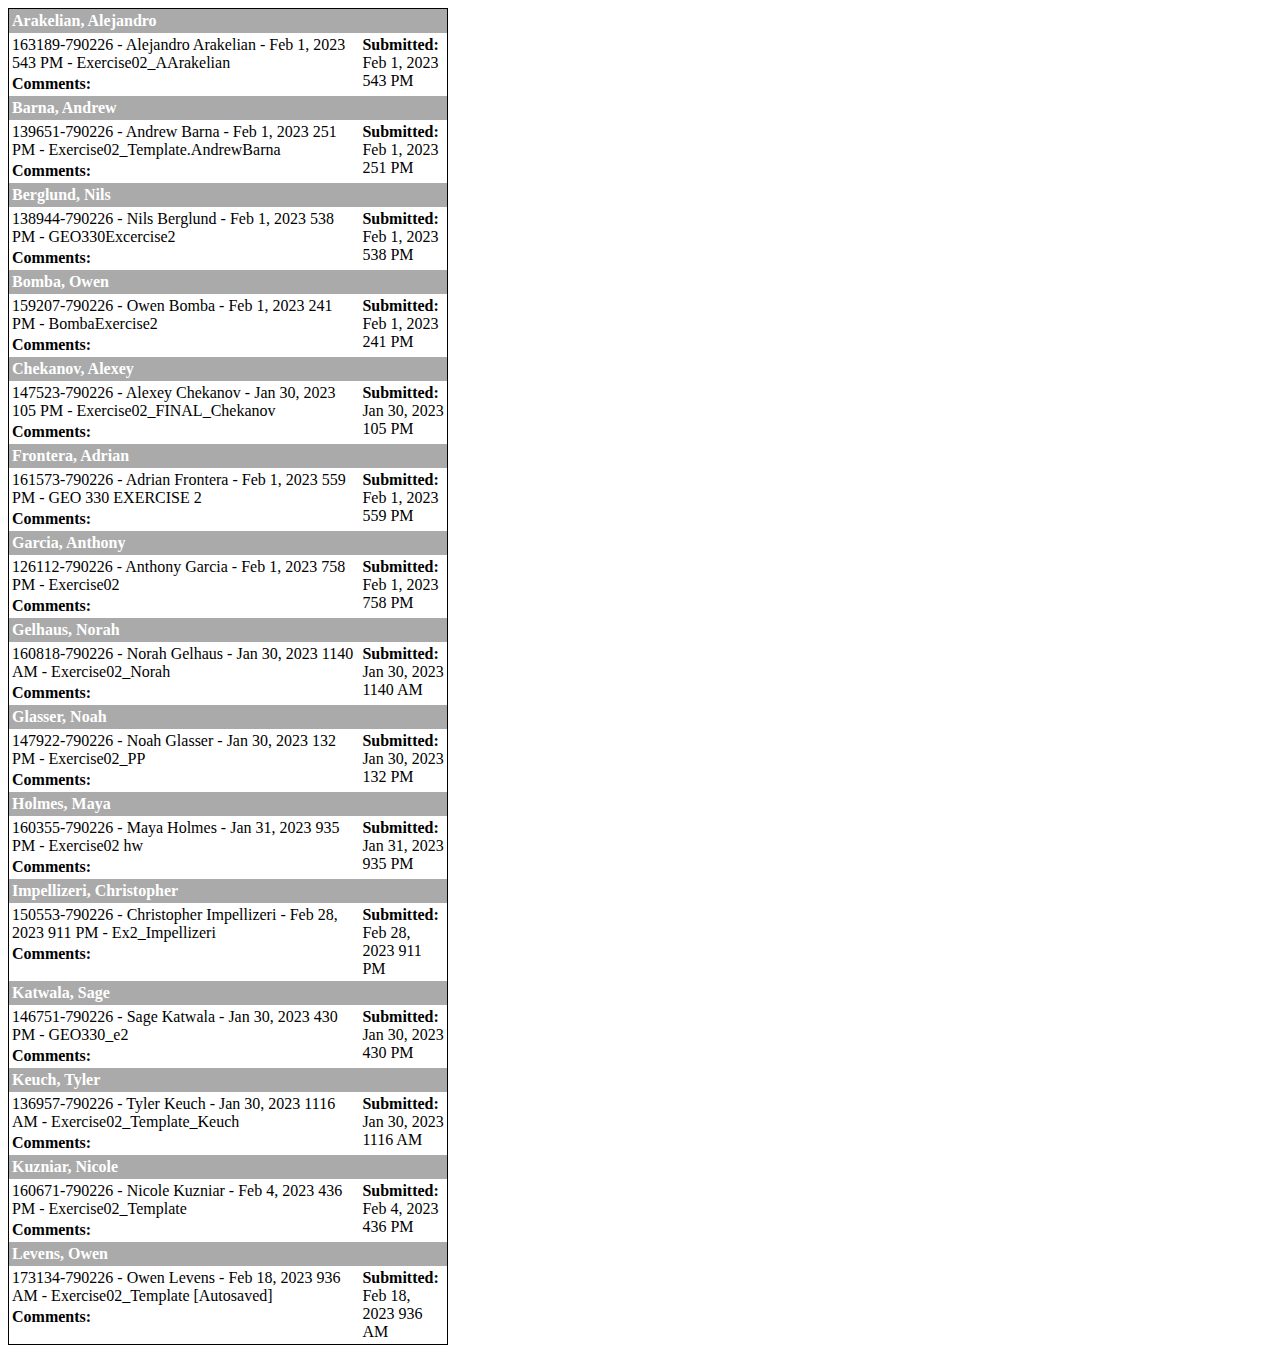
<file: GEO330_2024_WinterQuarter/exercises/Exercise_03/submissions/index.html>
﻿<html>
<body bgcolor=white>
<table width=440 cellpadding=1 cellspacing=0 border=0>
<tr><td bgcolor=black>
<table WIDTH=100% cellpadding=3 cellspacing=0 border=0 bgcolor=white>
<tr bgcolor=#AAAAAA><td colspan=2><font color=white><b>Arakelian, Alejandro</b></td></tr><tr bgcolor=white><td width=80% valign=top>163189-790226 - Alejandro Arakelian - Feb 1, 2023 543 PM - Exercise02_AArakelian<p style='margin-top:3px;'><b>Comments:</b><br></td><td valign=top><b>Submitted:</b><br>Feb 1, 2023 543 PM</td></tr><tr bgcolor=#AAAAAA><td colspan=2><font color=white><b>Barna, Andrew</b></td></tr><tr bgcolor=white><td width=80% valign=top>139651-790226 - Andrew Barna - Feb 1, 2023 251 PM - Exercise02_Template.AndrewBarna<p style='margin-top:3px;'><b>Comments:</b><br></td><td valign=top><b>Submitted:</b><br>Feb 1, 2023 251 PM</td></tr><tr bgcolor=#AAAAAA><td colspan=2><font color=white><b>Berglund, Nils</b></td></tr><tr bgcolor=white><td width=80% valign=top>138944-790226 - Nils Berglund - Feb 1, 2023 538 PM - GEO330Excercise2<p style='margin-top:3px;'><b>Comments:</b><br></td><td valign=top><b>Submitted:</b><br>Feb 1, 2023 538 PM</td></tr><tr bgcolor=#AAAAAA><td colspan=2><font color=white><b>Bomba, Owen</b></td></tr><tr bgcolor=white><td width=80% valign=top>159207-790226 - Owen Bomba - Feb 1, 2023 241 PM - BombaExercise2<p style='margin-top:3px;'><b>Comments:</b><br></td><td valign=top><b>Submitted:</b><br>Feb 1, 2023 241 PM</td></tr><tr bgcolor=#AAAAAA><td colspan=2><font color=white><b>Chekanov, Alexey</b></td></tr><tr bgcolor=white><td width=80% valign=top>147523-790226 - Alexey Chekanov - Jan 30, 2023 105 PM - Exercise02_FINAL_Chekanov<p style='margin-top:3px;'><b>Comments:</b><br></td><td valign=top><b>Submitted:</b><br>Jan 30, 2023 105 PM</td></tr><tr bgcolor=#AAAAAA><td colspan=2><font color=white><b>Frontera, Adrian</b></td></tr><tr bgcolor=white><td width=80% valign=top>161573-790226 - Adrian Frontera - Feb 1, 2023 559 PM - GEO 330 EXERCISE 2<p style='margin-top:3px;'><b>Comments:</b><br></td><td valign=top><b>Submitted:</b><br>Feb 1, 2023 559 PM</td></tr><tr bgcolor=#AAAAAA><td colspan=2><font color=white><b>Garcia, Anthony</b></td></tr><tr bgcolor=white><td width=80% valign=top>126112-790226 - Anthony Garcia - Feb 1, 2023 758 PM - Exercise02<p style='margin-top:3px;'><b>Comments:</b><br></td><td valign=top><b>Submitted:</b><br>Feb 1, 2023 758 PM</td></tr><tr bgcolor=#AAAAAA><td colspan=2><font color=white><b>Gelhaus, Norah</b></td></tr><tr bgcolor=white><td width=80% valign=top>160818-790226 - Norah Gelhaus - Jan 30, 2023 1140 AM - Exercise02_Norah<p style='margin-top:3px;'><b>Comments:</b><br></td><td valign=top><b>Submitted:</b><br>Jan 30, 2023 1140 AM</td></tr><tr bgcolor=#AAAAAA><td colspan=2><font color=white><b>Glasser, Noah</b></td></tr><tr bgcolor=white><td width=80% valign=top>147922-790226 - Noah Glasser - Jan 30, 2023 132 PM - Exercise02_PP<p style='margin-top:3px;'><b>Comments:</b><br></td><td valign=top><b>Submitted:</b><br>Jan 30, 2023 132 PM</td></tr><tr bgcolor=#AAAAAA><td colspan=2><font color=white><b>Holmes, Maya</b></td></tr><tr bgcolor=white><td width=80% valign=top>160355-790226 - Maya Holmes - Jan 31, 2023 935 PM - Exercise02 hw<p style='margin-top:3px;'><b>Comments:</b><br></td><td valign=top><b>Submitted:</b><br>Jan 31, 2023 935 PM</td></tr><tr bgcolor=#AAAAAA><td colspan=2><font color=white><b>Impellizeri, Christopher</b></td></tr><tr bgcolor=white><td width=80% valign=top>150553-790226 - Christopher Impellizeri - Feb 28, 2023 911 PM - Ex2_Impellizeri<p style='margin-top:3px;'><b>Comments:</b><br></td><td valign=top><b>Submitted:</b><br>Feb 28, 2023 911 PM</td></tr><tr bgcolor=#AAAAAA><td colspan=2><font color=white><b>Katwala, Sage</b></td></tr><tr bgcolor=white><td width=80% valign=top>146751-790226 - Sage Katwala - Jan 30, 2023 430 PM - GEO330_e2<p style='margin-top:3px;'><b>Comments:</b><br></td><td valign=top><b>Submitted:</b><br>Jan 30, 2023 430 PM</td></tr><tr bgcolor=#AAAAAA><td colspan=2><font color=white><b>Keuch, Tyler</b></td></tr><tr bgcolor=white><td width=80% valign=top>136957-790226 - Tyler Keuch - Jan 30, 2023 1116 AM - Exercise02_Template_Keuch<p style='margin-top:3px;'><b>Comments:</b><br></td><td valign=top><b>Submitted:</b><br>Jan 30, 2023 1116 AM</td></tr><tr bgcolor=#AAAAAA><td colspan=2><font color=white><b>Kuzniar, Nicole</b></td></tr><tr bgcolor=white><td width=80% valign=top>160671-790226 - Nicole Kuzniar - Feb 4, 2023 436 PM - Exercise02_Template<p style='margin-top:3px;'><b>Comments:</b><br></td><td valign=top><b>Submitted:</b><br>Feb 4, 2023 436 PM</td></tr><tr bgcolor=#AAAAAA><td colspan=2><font color=white><b>Levens, Owen</b></td></tr><tr bgcolor=white><td width=80% valign=top>173134-790226 - Owen Levens - Feb 18, 2023 936 AM - Exercise02_Template [Autosaved]<p style='margin-top:3px;'><b>Comments:</b><br></td><td valign=top><b>Submitted:</b><br>Feb 18, 2023 936 AM</td></tr></table></td></tr>
</table>
</body>
</html>
</file>
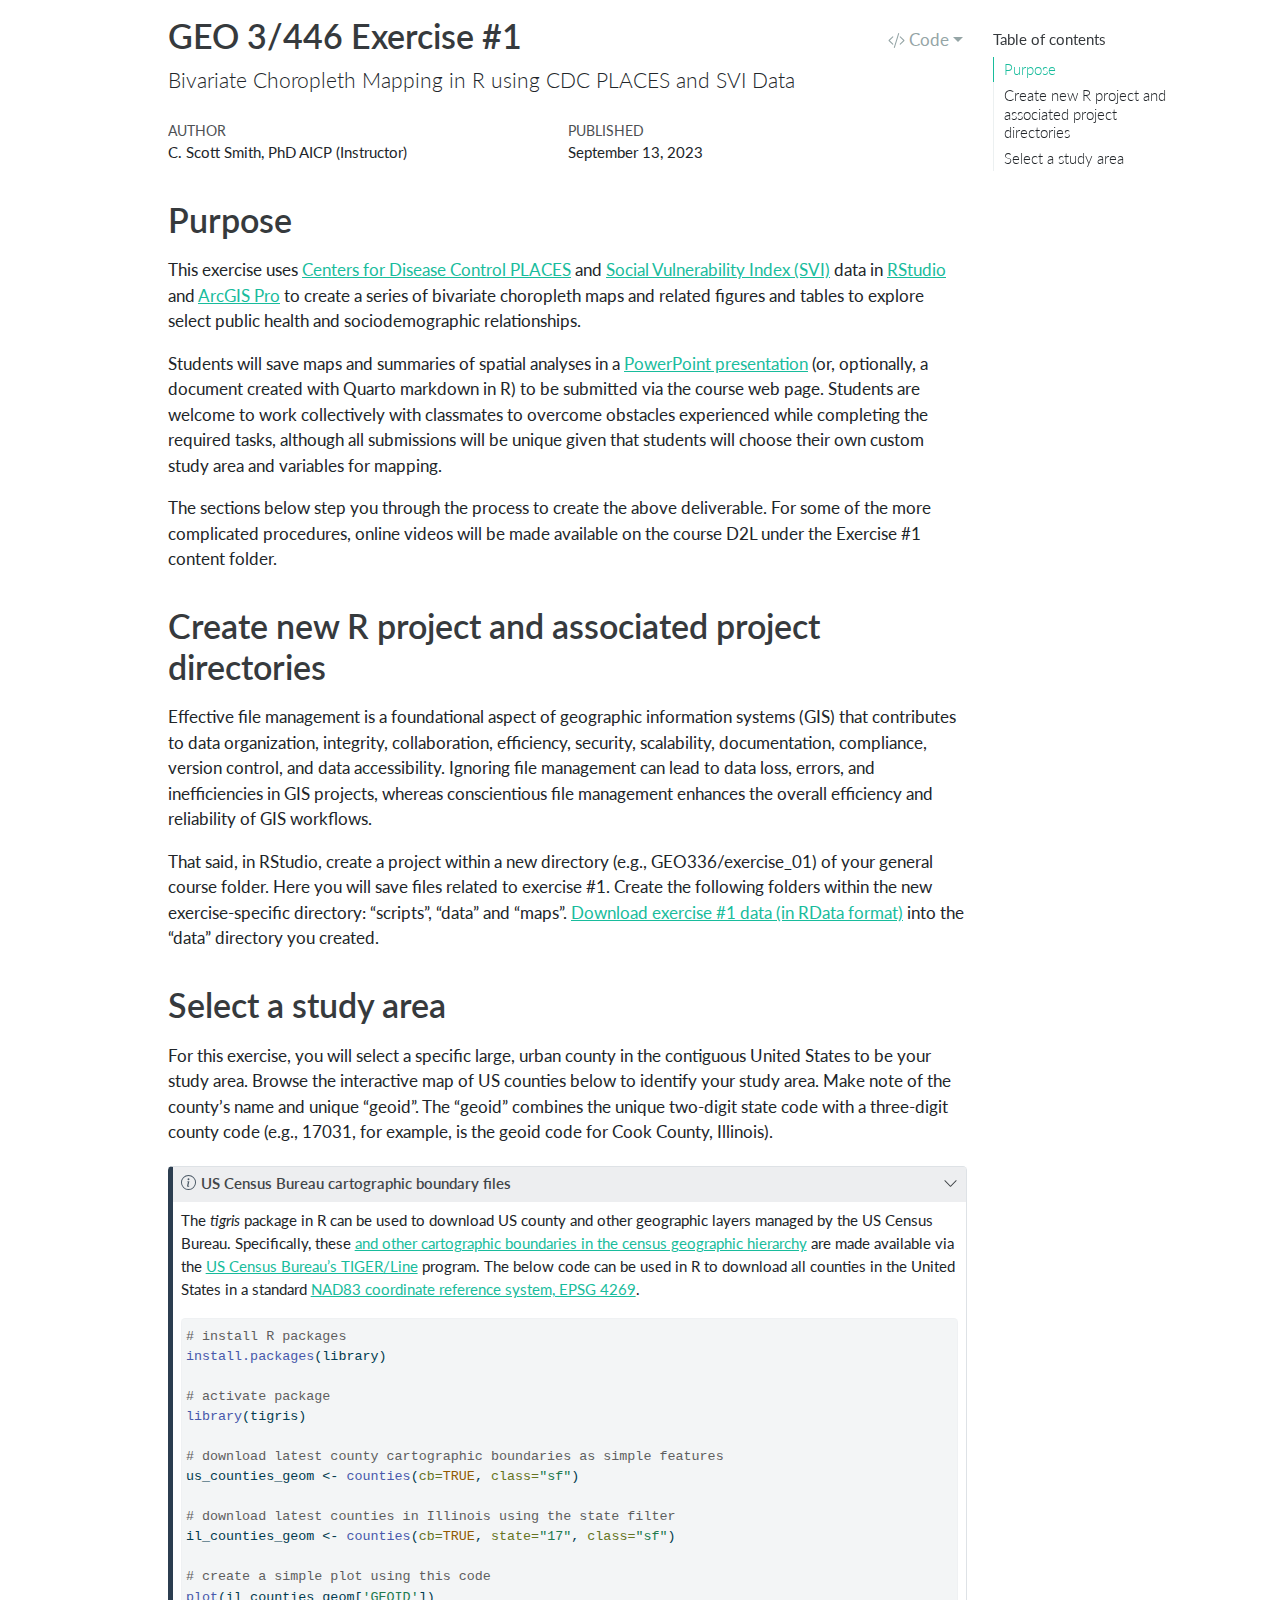
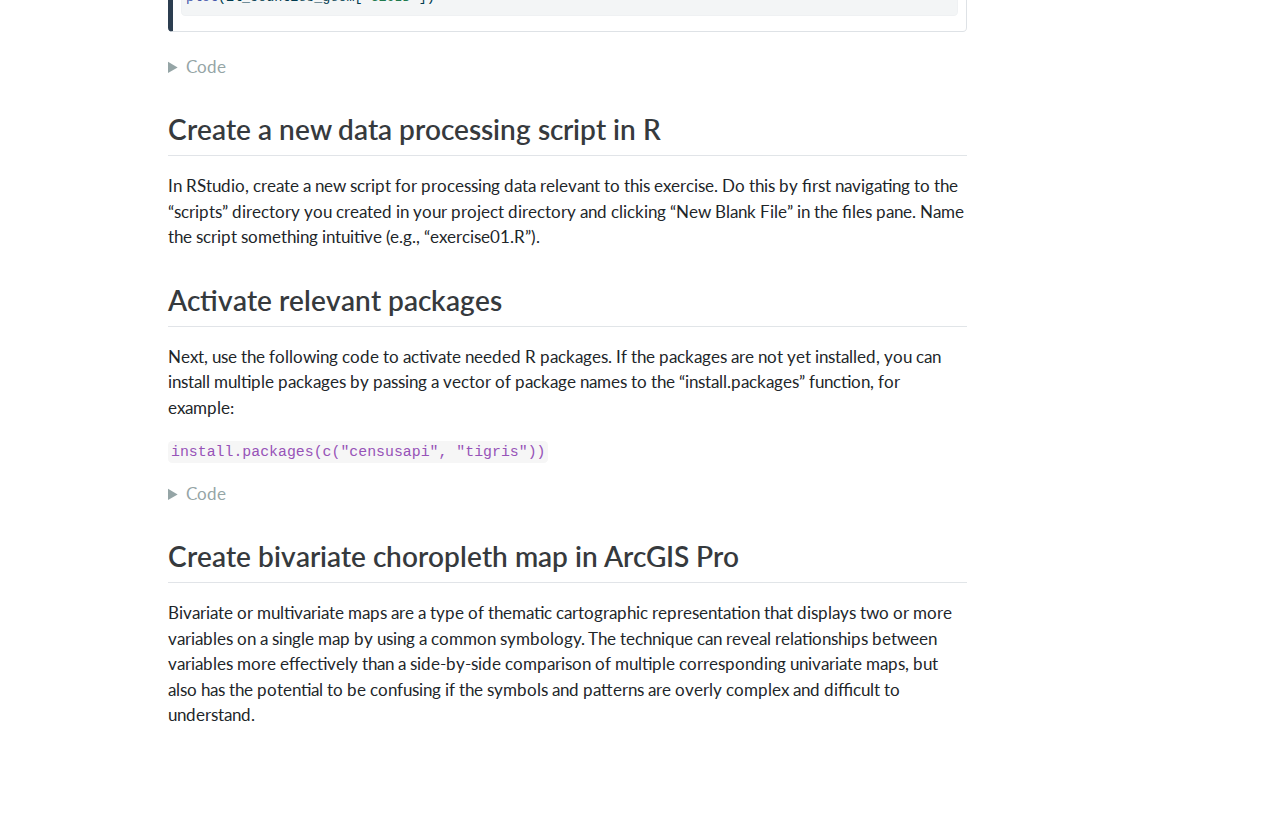
<file: GEO346_2023_FallQuarter/Exercise_01/exercise01.html>
<!DOCTYPE html>
<html xmlns="http://www.w3.org/1999/xhtml" lang="en" xml:lang="en"><head>

<meta charset="utf-8">
<meta name="generator" content="quarto-1.3.353">

<meta name="viewport" content="width=device-width, initial-scale=1.0, user-scalable=yes">

<meta name="author" content="C. Scott Smith, PhD AICP (Instructor)">
<meta name="dcterms.date" content="2023-09-13">

<title>GEO 3/446 Exercise #1</title>
<style>
code{white-space: pre-wrap;}
span.smallcaps{font-variant: small-caps;}
div.columns{display: flex; gap: min(4vw, 1.5em);}
div.column{flex: auto; overflow-x: auto;}
div.hanging-indent{margin-left: 1.5em; text-indent: -1.5em;}
ul.task-list{list-style: none;}
ul.task-list li input[type="checkbox"] {
  width: 0.8em;
  margin: 0 0.8em 0.2em -1em; /* quarto-specific, see https://github.com/quarto-dev/quarto-cli/issues/4556 */ 
  vertical-align: middle;
}
/* CSS for syntax highlighting */
pre > code.sourceCode { white-space: pre; position: relative; }
pre > code.sourceCode > span { display: inline-block; line-height: 1.25; }
pre > code.sourceCode > span:empty { height: 1.2em; }
.sourceCode { overflow: visible; }
code.sourceCode > span { color: inherit; text-decoration: inherit; }
div.sourceCode { margin: 1em 0; }
pre.sourceCode { margin: 0; }
@media screen {
div.sourceCode { overflow: auto; }
}
@media print {
pre > code.sourceCode { white-space: pre-wrap; }
pre > code.sourceCode > span { text-indent: -5em; padding-left: 5em; }
}
pre.numberSource code
  { counter-reset: source-line 0; }
pre.numberSource code > span
  { position: relative; left: -4em; counter-increment: source-line; }
pre.numberSource code > span > a:first-child::before
  { content: counter(source-line);
    position: relative; left: -1em; text-align: right; vertical-align: baseline;
    border: none; display: inline-block;
    -webkit-touch-callout: none; -webkit-user-select: none;
    -khtml-user-select: none; -moz-user-select: none;
    -ms-user-select: none; user-select: none;
    padding: 0 4px; width: 4em;
  }
pre.numberSource { margin-left: 3em;  padding-left: 4px; }
div.sourceCode
  {   }
@media screen {
pre > code.sourceCode > span > a:first-child::before { text-decoration: underline; }
}
</style>


<script src="exercise01_files/libs/clipboard/clipboard.min.js"></script>
<script src="exercise01_files/libs/quarto-html/quarto.js"></script>
<script src="exercise01_files/libs/quarto-html/popper.min.js"></script>
<script src="exercise01_files/libs/quarto-html/tippy.umd.min.js"></script>
<script src="exercise01_files/libs/quarto-html/anchor.min.js"></script>
<link href="exercise01_files/libs/quarto-html/tippy.css" rel="stylesheet">
<link href="exercise01_files/libs/quarto-html/quarto-syntax-highlighting.css" rel="stylesheet" id="quarto-text-highlighting-styles">
<script src="exercise01_files/libs/bootstrap/bootstrap.min.js"></script>
<link href="exercise01_files/libs/bootstrap/bootstrap-icons.css" rel="stylesheet">
<link href="exercise01_files/libs/bootstrap/bootstrap.min.css" rel="stylesheet" id="quarto-bootstrap" data-mode="light">


</head>

<body>

<div id="quarto-content" class="page-columns page-rows-contents page-layout-article">
<div id="quarto-margin-sidebar" class="sidebar margin-sidebar">
  <nav id="TOC" role="doc-toc" class="toc-active">
    <h2 id="toc-title">Table of contents</h2>
   
  <ul>
  <li><a href="#purpose" id="toc-purpose" class="nav-link active" data-scroll-target="#purpose">Purpose</a></li>
  <li><a href="#create-new-r-project-and-associated-project-directories" id="toc-create-new-r-project-and-associated-project-directories" class="nav-link" data-scroll-target="#create-new-r-project-and-associated-project-directories">Create new R project and associated project directories</a></li>
  <li><a href="#select-a-study-area" id="toc-select-a-study-area" class="nav-link" data-scroll-target="#select-a-study-area">Select a study area</a>
  <ul class="collapse">
  <li><a href="#create-a-new-data-processing-script-in-r" id="toc-create-a-new-data-processing-script-in-r" class="nav-link" data-scroll-target="#create-a-new-data-processing-script-in-r">Create a new data processing script in R</a></li>
  <li><a href="#activate-relevant-packages" id="toc-activate-relevant-packages" class="nav-link" data-scroll-target="#activate-relevant-packages">Activate relevant packages</a></li>
  <li><a href="#create-bivariate-choropleth-map-in-arcgis-pro" id="toc-create-bivariate-choropleth-map-in-arcgis-pro" class="nav-link" data-scroll-target="#create-bivariate-choropleth-map-in-arcgis-pro">Create bivariate choropleth map in ArcGIS Pro</a></li>
  </ul></li>
  </ul>
</nav>
</div>
<main class="content" id="quarto-document-content">

<header id="title-block-header" class="quarto-title-block default">
<div class="quarto-title">
<div class="quarto-title-block"><div><h1 class="title">GEO 3/446 Exercise #1</h1><button type="button" class="btn code-tools-button dropdown-toggle" id="quarto-code-tools-menu" data-bs-toggle="dropdown" aria-expanded="false"><i class="bi"></i> Code</button><ul class="dropdown-menu dropdown-menu-end" aria-labelelledby="quarto-code-tools-menu"><li><a id="quarto-show-all-code" class="dropdown-item" href="javascript:void(0)" role="button">Show All Code</a></li><li><a id="quarto-hide-all-code" class="dropdown-item" href="javascript:void(0)" role="button">Hide All Code</a></li><li><hr class="dropdown-divider"></li><li><a id="quarto-view-source" class="dropdown-item" href="javascript:void(0)" role="button">View Source</a></li></ul></div></div>
<p class="subtitle lead">Bivariate Choropleth Mapping in R using CDC PLACES and SVI Data</p>
</div>



<div class="quarto-title-meta">

    <div>
    <div class="quarto-title-meta-heading">Author</div>
    <div class="quarto-title-meta-contents">
             <p>C. Scott Smith, PhD AICP (Instructor) </p>
          </div>
  </div>
    
    <div>
    <div class="quarto-title-meta-heading">Published</div>
    <div class="quarto-title-meta-contents">
      <p class="date">September 13, 2023</p>
    </div>
  </div>
  
    
  </div>
  

</header>

<section id="purpose" class="level1">
<h1>Purpose</h1>
<p>This exercise uses <a href="https://www.cdc.gov/places/index.html">Centers for Disease Control PLACES</a> and <a href="https://www.atsdr.cdc.gov/placeandhealth/svi/index.html">Social Vulnerability Index (SVI)</a> data in <a href="https://posit.co/">RStudio</a> and <a href="https://www.esri.com/en-us/arcgis/products/arcgis-pro/overview">ArcGIS Pro</a> to create a series of bivariate choropleth maps and related figures and tables to explore select public health and sociodemographic relationships.</p>
<p>Students will save maps and summaries of spatial analyses in a <a href="https://github.com/justenvirons/pedagogy/raw/main/GEO346_2023_FallQuarter/Exercise_01/exercise01-template.pptx">PowerPoint presentation</a> (or, optionally, a document created with Quarto markdown in R) to be submitted via the course web page. Students are welcome to work collectively with classmates to overcome obstacles experienced while completing the required tasks, although all submissions will be unique given that students will choose their own custom study area and variables for mapping.</p>
<p>The sections below step you through the process to create the above deliverable. For some of the more complicated procedures, online videos will be made available on the course D2L under the Exercise #1 content folder.</p>
</section>
<section id="create-new-r-project-and-associated-project-directories" class="level1">
<h1>Create new R project and associated project directories</h1>
<p>Effective file management is a foundational aspect of geographic information systems (GIS) that contributes to data organization, integrity, collaboration, efficiency, security, scalability, documentation, compliance, version control, and data accessibility. Ignoring file management can lead to data loss, errors, and inefficiencies in GIS projects, whereas conscientious file management enhances the overall efficiency and reliability of GIS workflows.</p>
<p>That said, in RStudio, create a project within a new directory (e.g., GEO336/exercise_01) of your general course folder. Here you will save files related to exercise #1. Create the following folders within the new exercise-specific directory: “scripts”, “data” and “maps”. <a href="data/exercise01.RData">Download exercise #1 data (in RData format)</a> into the “data” directory you created.</p>
</section>
<section id="select-a-study-area" class="level1">
<h1>Select a study area</h1>
<p>For this exercise, you will select a specific large, urban county in the contiguous United States to be your study area. Browse the interactive map of US counties below to identify your study area. Make note of the county’s name and unique “geoid”. The “geoid” combines the unique two-digit state code with a three-digit county code (e.g., 17031, for example, is the geoid code for Cook County, Illinois).</p>
<div class="callout callout-style-default callout-note callout-titled">
<div class="callout-header d-flex align-content-center" data-bs-toggle="collapse" data-bs-target=".callout-1-contents" aria-controls="callout-1" aria-expanded="true" aria-label="Toggle callout">
<div class="callout-icon-container">
<i class="callout-icon"></i>
</div>
<div class="callout-title-container flex-fill">
US Census Bureau cartographic boundary files
</div>
<div class="callout-btn-toggle d-inline-block border-0 py-1 ps-1 pe-0 float-end"><i class="callout-toggle"></i></div>
</div>
<div id="callout-1" class="callout-1-contents callout-collapse collapse show">
<div class="callout-body-container callout-body">
<p>The <em>tigris</em> package in R can be used to download US county and other geographic layers managed by the US Census Bureau. Specifically, these <a href="https://www.census.gov/programs-surveys/geography/guidance/hierarchy.html">and other cartographic boundaries in the census geographic hierarchy</a> are made available via the <a href="https://www.census.gov/geographies/mapping-files/time-series/geo/tiger-line-file.html">US Census Bureau’s TIGER/Line</a> program. The below code can be used in R to download all counties in the United States in a standard <a href="https://epsg.io/4269">NAD83 coordinate reference system, EPSG 4269</a>.</p>
<div class="cell">
<div class="sourceCode cell-code" id="cb1"><pre class="sourceCode r code-with-copy"><code class="sourceCode r"><span id="cb1-1"><a href="#cb1-1" aria-hidden="true" tabindex="-1"></a><span class="co"># install R packages</span></span>
<span id="cb1-2"><a href="#cb1-2" aria-hidden="true" tabindex="-1"></a><span class="fu">install.packages</span>(library)</span>
<span id="cb1-3"><a href="#cb1-3" aria-hidden="true" tabindex="-1"></a></span>
<span id="cb1-4"><a href="#cb1-4" aria-hidden="true" tabindex="-1"></a><span class="co"># activate package</span></span>
<span id="cb1-5"><a href="#cb1-5" aria-hidden="true" tabindex="-1"></a><span class="fu">library</span>(tigris) </span>
<span id="cb1-6"><a href="#cb1-6" aria-hidden="true" tabindex="-1"></a></span>
<span id="cb1-7"><a href="#cb1-7" aria-hidden="true" tabindex="-1"></a><span class="co"># download latest county cartographic boundaries as simple features</span></span>
<span id="cb1-8"><a href="#cb1-8" aria-hidden="true" tabindex="-1"></a>us_counties_geom <span class="ot">&lt;-</span> <span class="fu">counties</span>(<span class="at">cb=</span><span class="cn">TRUE</span>, <span class="at">class=</span><span class="st">"sf"</span>)</span>
<span id="cb1-9"><a href="#cb1-9" aria-hidden="true" tabindex="-1"></a></span>
<span id="cb1-10"><a href="#cb1-10" aria-hidden="true" tabindex="-1"></a><span class="co"># download latest counties in Illinois using the state filter</span></span>
<span id="cb1-11"><a href="#cb1-11" aria-hidden="true" tabindex="-1"></a>il_counties_geom <span class="ot">&lt;-</span> <span class="fu">counties</span>(<span class="at">cb=</span><span class="cn">TRUE</span>, <span class="at">state=</span><span class="st">"17"</span>, <span class="at">class=</span><span class="st">"sf"</span>)</span>
<span id="cb1-12"><a href="#cb1-12" aria-hidden="true" tabindex="-1"></a></span>
<span id="cb1-13"><a href="#cb1-13" aria-hidden="true" tabindex="-1"></a><span class="co"># create a simple plot using this code</span></span>
<span id="cb1-14"><a href="#cb1-14" aria-hidden="true" tabindex="-1"></a><span class="fu">plot</span>(il_counties_geom[<span class="st">'GEOID'</span>])</span></code><button title="Copy to Clipboard" class="code-copy-button"><i class="bi"></i></button></pre></div>
</div>
</div>
</div>
</div>
<div class="cell">
<details>
<summary>Code</summary>
<div class="sourceCode cell-code" id="cb2"><pre class="sourceCode r code-with-copy"><code class="sourceCode r"><span id="cb2-1"><a href="#cb2-1" aria-hidden="true" tabindex="-1"></a>us_counties_population_geo <span class="ot">&lt;-</span> us_counties_geom <span class="sc">%&gt;%</span></span>
<span id="cb2-2"><a href="#cb2-2" aria-hidden="true" tabindex="-1"></a>  <span class="fu">select</span>(NAME,</span>
<span id="cb2-3"><a href="#cb2-3" aria-hidden="true" tabindex="-1"></a>         STATE_NAME,</span>
<span id="cb2-4"><a href="#cb2-4" aria-hidden="true" tabindex="-1"></a>         GEOID) <span class="sc">%&gt;%</span></span>
<span id="cb2-5"><a href="#cb2-5" aria-hidden="true" tabindex="-1"></a>  <span class="fu">left_join</span>(B01001_2020 <span class="sc">%&gt;%</span></span>
<span id="cb2-6"><a href="#cb2-6" aria-hidden="true" tabindex="-1"></a>              <span class="fu">select</span>(<span class="st">"GEOID"</span>,</span>
<span id="cb2-7"><a href="#cb2-7" aria-hidden="true" tabindex="-1"></a>                     <span class="at">pop_2020 =</span> B01001_001E),</span>
<span id="cb2-8"><a href="#cb2-8" aria-hidden="true" tabindex="-1"></a>            <span class="at">by=</span><span class="st">"GEOID"</span>)  <span class="sc">%&gt;%</span></span>
<span id="cb2-9"><a href="#cb2-9" aria-hidden="true" tabindex="-1"></a>  <span class="fu">mutate</span>(<span class="at">pop_2020_q =</span> <span class="fu">ntile</span>(pop_2020, <span class="dv">5</span>)) <span class="sc">%&gt;%</span></span>
<span id="cb2-10"><a href="#cb2-10" aria-hidden="true" tabindex="-1"></a>  <span class="fu">st_as_sf</span>()</span>
<span id="cb2-11"><a href="#cb2-11" aria-hidden="true" tabindex="-1"></a></span>
<span id="cb2-12"><a href="#cb2-12" aria-hidden="true" tabindex="-1"></a><span class="co"># Make interactive map of US counties by population using leaflet package</span></span>
<span id="cb2-13"><a href="#cb2-13" aria-hidden="true" tabindex="-1"></a></span>
<span id="cb2-14"><a href="#cb2-14" aria-hidden="true" tabindex="-1"></a><span class="co"># assign bins for population thematic map loosely based on quintile breaks</span></span>
<span id="cb2-15"><a href="#cb2-15" aria-hidden="true" tabindex="-1"></a>counties_bins <span class="ot">&lt;-</span> <span class="fu">c</span>(<span class="dv">0</span>, <span class="dv">10000</span>, <span class="dv">20000</span>, <span class="dv">50000</span>, <span class="dv">999999</span>, <span class="cn">Inf</span>) </span>
<span id="cb2-16"><a href="#cb2-16" aria-hidden="true" tabindex="-1"></a></span>
<span id="cb2-17"><a href="#cb2-17" aria-hidden="true" tabindex="-1"></a><span class="co"># create palette using colorblind/accessible colors </span></span>
<span id="cb2-18"><a href="#cb2-18" aria-hidden="true" tabindex="-1"></a>counties_pal <span class="ot">&lt;-</span> <span class="fu">colorBin</span>(</span>
<span id="cb2-19"><a href="#cb2-19" aria-hidden="true" tabindex="-1"></a>  <span class="at">palette=</span><span class="st">"viridis"</span>, </span>
<span id="cb2-20"><a href="#cb2-20" aria-hidden="true" tabindex="-1"></a>  <span class="at">domain=</span>us_counties_population_geo<span class="sc">$</span>pop_2020, </span>
<span id="cb2-21"><a href="#cb2-21" aria-hidden="true" tabindex="-1"></a>  <span class="at">na.color=</span><span class="st">"transparent"</span>,</span>
<span id="cb2-22"><a href="#cb2-22" aria-hidden="true" tabindex="-1"></a>  <span class="at">bins =</span> counties_bins,</span>
<span id="cb2-23"><a href="#cb2-23" aria-hidden="true" tabindex="-1"></a>  <span class="at">reverse =</span> <span class="cn">TRUE</span></span>
<span id="cb2-24"><a href="#cb2-24" aria-hidden="true" tabindex="-1"></a>  )</span>
<span id="cb2-25"><a href="#cb2-25" aria-hidden="true" tabindex="-1"></a></span>
<span id="cb2-26"><a href="#cb2-26" aria-hidden="true" tabindex="-1"></a><span class="co"># format/generate popup labels for map</span></span>
<span id="cb2-27"><a href="#cb2-27" aria-hidden="true" tabindex="-1"></a>labels <span class="ot">=</span> <span class="fu">sprintf</span>(</span>
<span id="cb2-28"><a href="#cb2-28" aria-hidden="true" tabindex="-1"></a>  <span class="st">"&lt;strong&gt;%s, %s&lt;/strong&gt;&lt;br/&gt;</span></span>
<span id="cb2-29"><a href="#cb2-29" aria-hidden="true" tabindex="-1"></a><span class="st">  Population (2020): %s&lt;br/&gt;</span></span>
<span id="cb2-30"><a href="#cb2-30" aria-hidden="true" tabindex="-1"></a><span class="st">  GEOID: %s &lt;br/&gt;</span></span>
<span id="cb2-31"><a href="#cb2-31" aria-hidden="true" tabindex="-1"></a><span class="st">  Quintile group: %s"</span>,</span>
<span id="cb2-32"><a href="#cb2-32" aria-hidden="true" tabindex="-1"></a>  us_counties_population_geo<span class="sc">$</span>NAME, </span>
<span id="cb2-33"><a href="#cb2-33" aria-hidden="true" tabindex="-1"></a>  us_counties_population_geo<span class="sc">$</span>STATE_NAME,</span>
<span id="cb2-34"><a href="#cb2-34" aria-hidden="true" tabindex="-1"></a>  <span class="fu">format</span>(us_counties_population_geo<span class="sc">$</span>pop_2020, <span class="at">big.mark =</span> <span class="st">","</span>),</span>
<span id="cb2-35"><a href="#cb2-35" aria-hidden="true" tabindex="-1"></a>  us_counties_population_geo<span class="sc">$</span>GEOID,</span>
<span id="cb2-36"><a href="#cb2-36" aria-hidden="true" tabindex="-1"></a>  us_counties_population_geo<span class="sc">$</span>pop_2020_q) <span class="sc">%&gt;%</span> </span>
<span id="cb2-37"><a href="#cb2-37" aria-hidden="true" tabindex="-1"></a>  <span class="fu">lapply</span>(htmltools<span class="sc">::</span>HTML)</span>
<span id="cb2-38"><a href="#cb2-38" aria-hidden="true" tabindex="-1"></a></span>
<span id="cb2-39"><a href="#cb2-39" aria-hidden="true" tabindex="-1"></a><span class="co"># create thematic map using leaflet</span></span>
<span id="cb2-40"><a href="#cb2-40" aria-hidden="true" tabindex="-1"></a><span class="fu">leaflet</span>() <span class="sc">%&gt;%</span></span>
<span id="cb2-41"><a href="#cb2-41" aria-hidden="true" tabindex="-1"></a>  <span class="fu">addProviderTiles</span>(providers<span class="sc">$</span>CartoDB.Positron) <span class="sc">%&gt;%</span></span>
<span id="cb2-42"><a href="#cb2-42" aria-hidden="true" tabindex="-1"></a>  <span class="fu">addPolygons</span>(<span class="at">group =</span> <span class="st">"US counties"</span>,</span>
<span id="cb2-43"><a href="#cb2-43" aria-hidden="true" tabindex="-1"></a>              <span class="at">data=</span>us_counties_population_geo <span class="sc">%&gt;%</span> <span class="fu">st_transform</span>(<span class="at">crs=</span><span class="dv">4326</span>),</span>
<span id="cb2-44"><a href="#cb2-44" aria-hidden="true" tabindex="-1"></a>              <span class="co"># fillColor = "orange",</span></span>
<span id="cb2-45"><a href="#cb2-45" aria-hidden="true" tabindex="-1"></a>              <span class="at">fillColor =</span> <span class="sc">~</span><span class="fu">counties_pal</span>(pop_2020),</span>
<span id="cb2-46"><a href="#cb2-46" aria-hidden="true" tabindex="-1"></a>              <span class="at">weight =</span> <span class="fl">0.5</span>,</span>
<span id="cb2-47"><a href="#cb2-47" aria-hidden="true" tabindex="-1"></a>              <span class="at">opacity =</span> <span class="fl">0.5</span>,</span>
<span id="cb2-48"><a href="#cb2-48" aria-hidden="true" tabindex="-1"></a>              <span class="at">color =</span> <span class="st">"white"</span>,</span>
<span id="cb2-49"><a href="#cb2-49" aria-hidden="true" tabindex="-1"></a>              <span class="at">dashArray =</span> <span class="st">"3"</span>,</span>
<span id="cb2-50"><a href="#cb2-50" aria-hidden="true" tabindex="-1"></a>              <span class="at">fillOpacity =</span> <span class="fl">0.7</span>,</span>
<span id="cb2-51"><a href="#cb2-51" aria-hidden="true" tabindex="-1"></a>              <span class="at">highlight =</span> <span class="fu">highlightOptions</span>(</span>
<span id="cb2-52"><a href="#cb2-52" aria-hidden="true" tabindex="-1"></a>                <span class="at">weight =</span> <span class="dv">5</span>,</span>
<span id="cb2-53"><a href="#cb2-53" aria-hidden="true" tabindex="-1"></a>                <span class="at">color =</span> <span class="st">"#666"</span>,</span>
<span id="cb2-54"><a href="#cb2-54" aria-hidden="true" tabindex="-1"></a>                <span class="at">dashArray =</span> <span class="st">""</span>,</span>
<span id="cb2-55"><a href="#cb2-55" aria-hidden="true" tabindex="-1"></a>                <span class="at">fillOpacity =</span> <span class="dv">1</span>,</span>
<span id="cb2-56"><a href="#cb2-56" aria-hidden="true" tabindex="-1"></a>                <span class="at">bringToFront =</span> <span class="cn">FALSE</span>),</span>
<span id="cb2-57"><a href="#cb2-57" aria-hidden="true" tabindex="-1"></a>              <span class="at">label =</span> labels,</span>
<span id="cb2-58"><a href="#cb2-58" aria-hidden="true" tabindex="-1"></a>              <span class="at">labelOptions =</span> <span class="fu">labelOptions</span>(</span>
<span id="cb2-59"><a href="#cb2-59" aria-hidden="true" tabindex="-1"></a>                <span class="at">style =</span> <span class="fu">list</span>(<span class="st">"font-weight"</span> <span class="ot">=</span> <span class="st">"normal"</span>, <span class="at">padding =</span> <span class="st">"3px 8px"</span>),</span>
<span id="cb2-60"><a href="#cb2-60" aria-hidden="true" tabindex="-1"></a>                <span class="at">textsize =</span> <span class="st">"15px"</span>,</span>
<span id="cb2-61"><a href="#cb2-61" aria-hidden="true" tabindex="-1"></a>                <span class="at">direction =</span> <span class="st">"auto"</span>)) <span class="sc">%&gt;%</span></span>
<span id="cb2-62"><a href="#cb2-62" aria-hidden="true" tabindex="-1"></a>  <span class="fu">addLegend</span>(<span class="st">"topright"</span>, <span class="at">pal =</span> counties_pal, <span class="at">values =</span> us_counties_population_geo<span class="sc">$</span>pop_2020,</span>
<span id="cb2-63"><a href="#cb2-63" aria-hidden="true" tabindex="-1"></a>            <span class="at">title =</span> <span class="fu">paste0</span>(<span class="st">"Population (2020)"</span>),</span>
<span id="cb2-64"><a href="#cb2-64" aria-hidden="true" tabindex="-1"></a>            <span class="at">opacity =</span> <span class="dv">1</span>) <span class="sc">%&gt;%</span></span>
<span id="cb2-65"><a href="#cb2-65" aria-hidden="true" tabindex="-1"></a>  <span class="fu">addScaleBar</span>(<span class="at">position =</span> <span class="st">"bottomleft"</span>) <span class="sc">%&gt;%</span></span>
<span id="cb2-66"><a href="#cb2-66" aria-hidden="true" tabindex="-1"></a>    <span class="fu">addFullscreenControl</span>()</span></code><button title="Copy to Clipboard" class="code-copy-button"><i class="bi"></i></button></pre></div>
</details>
</div>
<section id="create-a-new-data-processing-script-in-r" class="level2">
<h2 class="anchored" data-anchor-id="create-a-new-data-processing-script-in-r">Create a new data processing script in R</h2>
<p>In RStudio, create a new script for processing data relevant to this exercise. Do this by first navigating to the “scripts” directory you created in your project directory and clicking “New Blank File” in the files pane. Name the script something intuitive (e.g., “exercise01.R”).</p>
</section>
<section id="activate-relevant-packages" class="level2">
<h2 class="anchored" data-anchor-id="activate-relevant-packages">Activate relevant packages</h2>
<p>Next, use the following code to activate needed R packages. If the packages are not yet installed, you can install multiple packages by passing a vector of package names to the “install.packages” function, for example:</p>
<p><code>install.packages(c("censusapi", "tigris"))</code></p>
<div class="cell">
<details>
<summary>Code</summary>
<div class="sourceCode cell-code" id="cb3"><pre class="sourceCode r code-with-copy"><code class="sourceCode r"><span id="cb3-1"><a href="#cb3-1" aria-hidden="true" tabindex="-1"></a><span class="co"># install packages if necessary</span></span>
<span id="cb3-2"><a href="#cb3-2" aria-hidden="true" tabindex="-1"></a><span class="co"># install.packages(c("censusapi", "tigris"))</span></span>
<span id="cb3-3"><a href="#cb3-3" aria-hidden="true" tabindex="-1"></a></span>
<span id="cb3-4"><a href="#cb3-4" aria-hidden="true" tabindex="-1"></a><span class="co"># activate packages</span></span>
<span id="cb3-5"><a href="#cb3-5" aria-hidden="true" tabindex="-1"></a><span class="fu">library</span>(censusapi) <span class="co"># retrieving census attribute data</span></span>
<span id="cb3-6"><a href="#cb3-6" aria-hidden="true" tabindex="-1"></a><span class="fu">library</span>(tigris) <span class="co"># retrieving census geometries</span></span>
<span id="cb3-7"><a href="#cb3-7" aria-hidden="true" tabindex="-1"></a><span class="fu">library</span>(sf) <span class="co"># manipulating geometry data</span></span>
<span id="cb3-8"><a href="#cb3-8" aria-hidden="true" tabindex="-1"></a><span class="fu">library</span>(dplyr) <span class="co"># data wrangling, pip format</span></span>
<span id="cb3-9"><a href="#cb3-9" aria-hidden="true" tabindex="-1"></a><span class="fu">library</span>(tidyverse) <span class="co"># data wrangling</span></span>
<span id="cb3-10"><a href="#cb3-10" aria-hidden="true" tabindex="-1"></a><span class="fu">library</span>(biscale) <span class="co"># bivariate mapping</span></span>
<span id="cb3-11"><a href="#cb3-11" aria-hidden="true" tabindex="-1"></a><span class="fu">library</span>(corrplot) <span class="co"># correlation plot</span></span>
<span id="cb3-12"><a href="#cb3-12" aria-hidden="true" tabindex="-1"></a></span>
<span id="cb3-13"><a href="#cb3-13" aria-hidden="true" tabindex="-1"></a><span class="fu">options</span>(<span class="at">scipen=</span><span class="dv">999</span>, <span class="at">digits =</span> <span class="dv">2</span>) <span class="co"># format output for data tables</span></span></code><button title="Copy to Clipboard" class="code-copy-button"><i class="bi"></i></button></pre></div>
</details>
</div>
</section>
<section id="create-bivariate-choropleth-map-in-arcgis-pro" class="level2">
<h2 class="anchored" data-anchor-id="create-bivariate-choropleth-map-in-arcgis-pro">Create bivariate choropleth map in ArcGIS Pro</h2>
<p>Bivariate or multivariate maps are a type of thematic cartographic representation that displays two or more variables on a single map by using a common symbology. The technique can reveal relationships between variables more effectively than a side-by-side comparison of multiple corresponding univariate maps, but also has the potential to be confusing if the symbols and patterns are overly complex and difficult to understand.</p>
<!-- -->

</section>
</section>

</main>
<!-- /main column -->
<script id="quarto-html-after-body" type="application/javascript">
window.document.addEventListener("DOMContentLoaded", function (event) {
  const toggleBodyColorMode = (bsSheetEl) => {
    const mode = bsSheetEl.getAttribute("data-mode");
    const bodyEl = window.document.querySelector("body");
    if (mode === "dark") {
      bodyEl.classList.add("quarto-dark");
      bodyEl.classList.remove("quarto-light");
    } else {
      bodyEl.classList.add("quarto-light");
      bodyEl.classList.remove("quarto-dark");
    }
  }
  const toggleBodyColorPrimary = () => {
    const bsSheetEl = window.document.querySelector("link#quarto-bootstrap");
    if (bsSheetEl) {
      toggleBodyColorMode(bsSheetEl);
    }
  }
  toggleBodyColorPrimary();  
  const icon = "";
  const anchorJS = new window.AnchorJS();
  anchorJS.options = {
    placement: 'right',
    icon: icon
  };
  anchorJS.add('.anchored');
  const isCodeAnnotation = (el) => {
    for (const clz of el.classList) {
      if (clz.startsWith('code-annotation-')) {                     
        return true;
      }
    }
    return false;
  }
  const clipboard = new window.ClipboardJS('.code-copy-button', {
    text: function(trigger) {
      const codeEl = trigger.previousElementSibling.cloneNode(true);
      for (const childEl of codeEl.children) {
        if (isCodeAnnotation(childEl)) {
          childEl.remove();
        }
      }
      return codeEl.innerText;
    }
  });
  clipboard.on('success', function(e) {
    // button target
    const button = e.trigger;
    // don't keep focus
    button.blur();
    // flash "checked"
    button.classList.add('code-copy-button-checked');
    var currentTitle = button.getAttribute("title");
    button.setAttribute("title", "Copied!");
    let tooltip;
    if (window.bootstrap) {
      button.setAttribute("data-bs-toggle", "tooltip");
      button.setAttribute("data-bs-placement", "left");
      button.setAttribute("data-bs-title", "Copied!");
      tooltip = new bootstrap.Tooltip(button, 
        { trigger: "manual", 
          customClass: "code-copy-button-tooltip",
          offset: [0, -8]});
      tooltip.show();    
    }
    setTimeout(function() {
      if (tooltip) {
        tooltip.hide();
        button.removeAttribute("data-bs-title");
        button.removeAttribute("data-bs-toggle");
        button.removeAttribute("data-bs-placement");
      }
      button.setAttribute("title", currentTitle);
      button.classList.remove('code-copy-button-checked');
    }, 1000);
    // clear code selection
    e.clearSelection();
  });
  const viewSource = window.document.getElementById('quarto-view-source') ||
                     window.document.getElementById('quarto-code-tools-source');
  if (viewSource) {
    const sourceUrl = viewSource.getAttribute("data-quarto-source-url");
    viewSource.addEventListener("click", function(e) {
      if (sourceUrl) {
        // rstudio viewer pane
        if (/\bcapabilities=\b/.test(window.location)) {
          window.open(sourceUrl);
        } else {
          window.location.href = sourceUrl;
        }
      } else {
        const modal = new bootstrap.Modal(document.getElementById('quarto-embedded-source-code-modal'));
        modal.show();
      }
      return false;
    });
  }
  function toggleCodeHandler(show) {
    return function(e) {
      const detailsSrc = window.document.querySelectorAll(".cell > details > .sourceCode");
      for (let i=0; i<detailsSrc.length; i++) {
        const details = detailsSrc[i].parentElement;
        if (show) {
          details.open = true;
        } else {
          details.removeAttribute("open");
        }
      }
      const cellCodeDivs = window.document.querySelectorAll(".cell > .sourceCode");
      const fromCls = show ? "hidden" : "unhidden";
      const toCls = show ? "unhidden" : "hidden";
      for (let i=0; i<cellCodeDivs.length; i++) {
        const codeDiv = cellCodeDivs[i];
        if (codeDiv.classList.contains(fromCls)) {
          codeDiv.classList.remove(fromCls);
          codeDiv.classList.add(toCls);
        } 
      }
      return false;
    }
  }
  const hideAllCode = window.document.getElementById("quarto-hide-all-code");
  if (hideAllCode) {
    hideAllCode.addEventListener("click", toggleCodeHandler(false));
  }
  const showAllCode = window.document.getElementById("quarto-show-all-code");
  if (showAllCode) {
    showAllCode.addEventListener("click", toggleCodeHandler(true));
  }
  function tippyHover(el, contentFn) {
    const config = {
      allowHTML: true,
      content: contentFn,
      maxWidth: 500,
      delay: 100,
      arrow: false,
      appendTo: function(el) {
          return el.parentElement;
      },
      interactive: true,
      interactiveBorder: 10,
      theme: 'quarto',
      placement: 'bottom-start'
    };
    window.tippy(el, config); 
  }
  const noterefs = window.document.querySelectorAll('a[role="doc-noteref"]');
  for (var i=0; i<noterefs.length; i++) {
    const ref = noterefs[i];
    tippyHover(ref, function() {
      // use id or data attribute instead here
      let href = ref.getAttribute('data-footnote-href') || ref.getAttribute('href');
      try { href = new URL(href).hash; } catch {}
      const id = href.replace(/^#\/?/, "");
      const note = window.document.getElementById(id);
      return note.innerHTML;
    });
  }
      let selectedAnnoteEl;
      const selectorForAnnotation = ( cell, annotation) => {
        let cellAttr = 'data-code-cell="' + cell + '"';
        let lineAttr = 'data-code-annotation="' +  annotation + '"';
        const selector = 'span[' + cellAttr + '][' + lineAttr + ']';
        return selector;
      }
      const selectCodeLines = (annoteEl) => {
        const doc = window.document;
        const targetCell = annoteEl.getAttribute("data-target-cell");
        const targetAnnotation = annoteEl.getAttribute("data-target-annotation");
        const annoteSpan = window.document.querySelector(selectorForAnnotation(targetCell, targetAnnotation));
        const lines = annoteSpan.getAttribute("data-code-lines").split(",");
        const lineIds = lines.map((line) => {
          return targetCell + "-" + line;
        })
        let top = null;
        let height = null;
        let parent = null;
        if (lineIds.length > 0) {
            //compute the position of the single el (top and bottom and make a div)
            const el = window.document.getElementById(lineIds[0]);
            top = el.offsetTop;
            height = el.offsetHeight;
            parent = el.parentElement.parentElement;
          if (lineIds.length > 1) {
            const lastEl = window.document.getElementById(lineIds[lineIds.length - 1]);
            const bottom = lastEl.offsetTop + lastEl.offsetHeight;
            height = bottom - top;
          }
          if (top !== null && height !== null && parent !== null) {
            // cook up a div (if necessary) and position it 
            let div = window.document.getElementById("code-annotation-line-highlight");
            if (div === null) {
              div = window.document.createElement("div");
              div.setAttribute("id", "code-annotation-line-highlight");
              div.style.position = 'absolute';
              parent.appendChild(div);
            }
            div.style.top = top - 2 + "px";
            div.style.height = height + 4 + "px";
            let gutterDiv = window.document.getElementById("code-annotation-line-highlight-gutter");
            if (gutterDiv === null) {
              gutterDiv = window.document.createElement("div");
              gutterDiv.setAttribute("id", "code-annotation-line-highlight-gutter");
              gutterDiv.style.position = 'absolute';
              const codeCell = window.document.getElementById(targetCell);
              const gutter = codeCell.querySelector('.code-annotation-gutter');
              gutter.appendChild(gutterDiv);
            }
            gutterDiv.style.top = top - 2 + "px";
            gutterDiv.style.height = height + 4 + "px";
          }
          selectedAnnoteEl = annoteEl;
        }
      };
      const unselectCodeLines = () => {
        const elementsIds = ["code-annotation-line-highlight", "code-annotation-line-highlight-gutter"];
        elementsIds.forEach((elId) => {
          const div = window.document.getElementById(elId);
          if (div) {
            div.remove();
          }
        });
        selectedAnnoteEl = undefined;
      };
      // Attach click handler to the DT
      const annoteDls = window.document.querySelectorAll('dt[data-target-cell]');
      for (const annoteDlNode of annoteDls) {
        annoteDlNode.addEventListener('click', (event) => {
          const clickedEl = event.target;
          if (clickedEl !== selectedAnnoteEl) {
            unselectCodeLines();
            const activeEl = window.document.querySelector('dt[data-target-cell].code-annotation-active');
            if (activeEl) {
              activeEl.classList.remove('code-annotation-active');
            }
            selectCodeLines(clickedEl);
            clickedEl.classList.add('code-annotation-active');
          } else {
            // Unselect the line
            unselectCodeLines();
            clickedEl.classList.remove('code-annotation-active');
          }
        });
      }
  const findCites = (el) => {
    const parentEl = el.parentElement;
    if (parentEl) {
      const cites = parentEl.dataset.cites;
      if (cites) {
        return {
          el,
          cites: cites.split(' ')
        };
      } else {
        return findCites(el.parentElement)
      }
    } else {
      return undefined;
    }
  };
  var bibliorefs = window.document.querySelectorAll('a[role="doc-biblioref"]');
  for (var i=0; i<bibliorefs.length; i++) {
    const ref = bibliorefs[i];
    const citeInfo = findCites(ref);
    if (citeInfo) {
      tippyHover(citeInfo.el, function() {
        var popup = window.document.createElement('div');
        citeInfo.cites.forEach(function(cite) {
          var citeDiv = window.document.createElement('div');
          citeDiv.classList.add('hanging-indent');
          citeDiv.classList.add('csl-entry');
          var biblioDiv = window.document.getElementById('ref-' + cite);
          if (biblioDiv) {
            citeDiv.innerHTML = biblioDiv.innerHTML;
          }
          popup.appendChild(citeDiv);
        });
        return popup.innerHTML;
      });
    }
  }
});
</script><div class="modal fade" id="quarto-embedded-source-code-modal" tabindex="-1" aria-labelledby="quarto-embedded-source-code-modal-label" aria-hidden="true"><div class="modal-dialog modal-dialog-scrollable"><div class="modal-content"><div class="modal-header"><h5 class="modal-title" id="quarto-embedded-source-code-modal-label">Source Code</h5><button class="btn-close" data-bs-dismiss="modal"></button></div><div class="modal-body"><div class="">
<div class="sourceCode" id="cb4" data-shortcodes="false"><pre class="sourceCode markdown code-with-copy"><code class="sourceCode markdown"><span id="cb4-1"><a href="#cb4-1" aria-hidden="true" tabindex="-1"></a><span class="co">---</span></span>
<span id="cb4-2"><a href="#cb4-2" aria-hidden="true" tabindex="-1"></a><span class="an">title:</span><span class="co"> "GEO 3/446 Exercise #1"</span></span>
<span id="cb4-3"><a href="#cb4-3" aria-hidden="true" tabindex="-1"></a><span class="an">subtitle:</span><span class="co"> "Bivariate Choropleth Mapping in R using CDC PLACES and SVI Data"</span></span>
<span id="cb4-4"><a href="#cb4-4" aria-hidden="true" tabindex="-1"></a><span class="an">author:</span><span class="co"> C. Scott Smith, PhD AICP (Instructor)</span></span>
<span id="cb4-5"><a href="#cb4-5" aria-hidden="true" tabindex="-1"></a><span class="an">email:</span><span class="co"> c.scott.smith@depaul.edu</span></span>
<span id="cb4-6"><a href="#cb4-6" aria-hidden="true" tabindex="-1"></a><span class="an">date:</span><span class="co"> "`r format(Sys.time(), '%d %B %Y')`"</span></span>
<span id="cb4-7"><a href="#cb4-7" aria-hidden="true" tabindex="-1"></a><span class="an">format:</span><span class="co"> </span></span>
<span id="cb4-8"><a href="#cb4-8" aria-hidden="true" tabindex="-1"></a><span class="co">  html:</span></span>
<span id="cb4-9"><a href="#cb4-9" aria-hidden="true" tabindex="-1"></a><span class="co">    echo: true</span></span>
<span id="cb4-10"><a href="#cb4-10" aria-hidden="true" tabindex="-1"></a><span class="co">    eval: false</span></span>
<span id="cb4-11"><a href="#cb4-11" aria-hidden="true" tabindex="-1"></a><span class="co">    warning: false</span></span>
<span id="cb4-12"><a href="#cb4-12" aria-hidden="true" tabindex="-1"></a><span class="co">    code-tools: true</span></span>
<span id="cb4-13"><a href="#cb4-13" aria-hidden="true" tabindex="-1"></a><span class="co">    code-fold: true</span></span>
<span id="cb4-14"><a href="#cb4-14" aria-hidden="true" tabindex="-1"></a><span class="co">    theme: [flatly, "styles.scss"]</span></span>
<span id="cb4-15"><a href="#cb4-15" aria-hidden="true" tabindex="-1"></a><span class="co">    toc: true</span></span>
<span id="cb4-16"><a href="#cb4-16" aria-hidden="true" tabindex="-1"></a><span class="co">    reference-location: document</span></span>
<span id="cb4-17"><a href="#cb4-17" aria-hidden="true" tabindex="-1"></a><span class="an">editor_options:</span><span class="co"> </span></span>
<span id="cb4-18"><a href="#cb4-18" aria-hidden="true" tabindex="-1"></a><span class="co">  chunk_output_type: console</span></span>
<span id="cb4-19"><a href="#cb4-19" aria-hidden="true" tabindex="-1"></a><span class="co">---</span></span>
<span id="cb4-20"><a href="#cb4-20" aria-hidden="true" tabindex="-1"></a></span>
<span id="cb4-23"><a href="#cb4-23" aria-hidden="true" tabindex="-1"></a><span class="in">```{r}</span></span>
<span id="cb4-24"><a href="#cb4-24" aria-hidden="true" tabindex="-1"></a><span class="co">#| label: install R packages</span></span>
<span id="cb4-25"><a href="#cb4-25" aria-hidden="true" tabindex="-1"></a><span class="co">#| eval: true</span></span>
<span id="cb4-26"><a href="#cb4-26" aria-hidden="true" tabindex="-1"></a><span class="co">#| echo: false</span></span>
<span id="cb4-27"><a href="#cb4-27" aria-hidden="true" tabindex="-1"></a></span>
<span id="cb4-28"><a href="#cb4-28" aria-hidden="true" tabindex="-1"></a><span class="fu">library</span>(censusapi) <span class="co"># retrieving census attribute data</span></span>
<span id="cb4-29"><a href="#cb4-29" aria-hidden="true" tabindex="-1"></a><span class="fu">library</span>(tigris) <span class="co"># retrieving census geometries</span></span>
<span id="cb4-30"><a href="#cb4-30" aria-hidden="true" tabindex="-1"></a><span class="fu">library</span>(sf) <span class="co"># manipulating geometry data</span></span>
<span id="cb4-31"><a href="#cb4-31" aria-hidden="true" tabindex="-1"></a><span class="fu">library</span>(leaflet) <span class="co"># making interactive maps</span></span>
<span id="cb4-32"><a href="#cb4-32" aria-hidden="true" tabindex="-1"></a><span class="fu">library</span>(leaflet.extras) <span class="co"># extra map controls</span></span>
<span id="cb4-33"><a href="#cb4-33" aria-hidden="true" tabindex="-1"></a><span class="fu">library</span>(dplyr) <span class="co"># data wrangling, pip format</span></span>
<span id="cb4-34"><a href="#cb4-34" aria-hidden="true" tabindex="-1"></a><span class="fu">library</span>(tidyverse) <span class="co"># data wrangling</span></span>
<span id="cb4-35"><a href="#cb4-35" aria-hidden="true" tabindex="-1"></a><span class="fu">library</span>(biscale) <span class="co"># bivariate mapping</span></span>
<span id="cb4-36"><a href="#cb4-36" aria-hidden="true" tabindex="-1"></a><span class="fu">library</span>(ggplot2) <span class="co"># needed for bivariate mapping</span></span>
<span id="cb4-37"><a href="#cb4-37" aria-hidden="true" tabindex="-1"></a><span class="fu">library</span>(cowplot) <span class="co"># needed to combine bivariate map with legend</span></span>
<span id="cb4-38"><a href="#cb4-38" aria-hidden="true" tabindex="-1"></a><span class="fu">library</span>(corrplot) <span class="co"># correlation plot</span></span>
<span id="cb4-39"><a href="#cb4-39" aria-hidden="true" tabindex="-1"></a><span class="fu">library</span>(scales) <span class="co"># used for rescaling data</span></span>
<span id="cb4-40"><a href="#cb4-40" aria-hidden="true" tabindex="-1"></a><span class="fu">library</span>(RColorBrewer) <span class="co"># standard color palettes</span></span>
<span id="cb4-41"><a href="#cb4-41" aria-hidden="true" tabindex="-1"></a><span class="fu">library</span>(kableExtra) <span class="co"># table formatting</span></span>
<span id="cb4-42"><a href="#cb4-42" aria-hidden="true" tabindex="-1"></a></span>
<span id="cb4-43"><a href="#cb4-43" aria-hidden="true" tabindex="-1"></a><span class="fu">options</span>(<span class="at">scipen=</span><span class="dv">999</span>, <span class="at">digits =</span> <span class="dv">2</span>) <span class="co"># format output for data tables</span></span>
<span id="cb4-44"><a href="#cb4-44" aria-hidden="true" tabindex="-1"></a></span>
<span id="cb4-45"><a href="#cb4-45" aria-hidden="true" tabindex="-1"></a><span class="fu">load</span>(<span class="st">"data/exercise01.RData"</span>)</span>
<span id="cb4-46"><a href="#cb4-46" aria-hidden="true" tabindex="-1"></a></span>
<span id="cb4-47"><a href="#cb4-47" aria-hidden="true" tabindex="-1"></a><span class="in">```</span></span>
<span id="cb4-48"><a href="#cb4-48" aria-hidden="true" tabindex="-1"></a></span>
<span id="cb4-49"><a href="#cb4-49" aria-hidden="true" tabindex="-1"></a><span class="fu"># Purpose</span></span>
<span id="cb4-50"><a href="#cb4-50" aria-hidden="true" tabindex="-1"></a></span>
<span id="cb4-51"><a href="#cb4-51" aria-hidden="true" tabindex="-1"></a>This exercise uses <span class="co">[</span><span class="ot">Centers for Disease Control PLACES</span><span class="co">](https://www.cdc.gov/places/index.html)</span> and <span class="co">[</span><span class="ot">Social Vulnerability Index (SVI)</span><span class="co">](https://www.atsdr.cdc.gov/placeandhealth/svi/index.html)</span> data in <span class="co">[</span><span class="ot">RStudio</span><span class="co">](https://posit.co/)</span> and <span class="co">[</span><span class="ot">ArcGIS Pro</span><span class="co">](https://www.esri.com/en-us/arcgis/products/arcgis-pro/overview)</span> to create a series of bivariate choropleth maps and related figures and tables to explore select public health and sociodemographic relationships.</span>
<span id="cb4-52"><a href="#cb4-52" aria-hidden="true" tabindex="-1"></a></span>
<span id="cb4-53"><a href="#cb4-53" aria-hidden="true" tabindex="-1"></a>Students will save maps and summaries of spatial analyses in a <span class="co">[</span><span class="ot">PowerPoint presentation</span><span class="co">](https://github.com/justenvirons/pedagogy/raw/main/GEO346_2023_FallQuarter/Exercise_01/exercise01-template.pptx)</span> (or, optionally, a document created with Quarto markdown in R) to be submitted via the course web page. Students are welcome to work collectively with classmates to overcome obstacles experienced while completing the required tasks, although all submissions will be unique given that students will choose their own custom study area and variables for mapping.</span>
<span id="cb4-54"><a href="#cb4-54" aria-hidden="true" tabindex="-1"></a></span>
<span id="cb4-55"><a href="#cb4-55" aria-hidden="true" tabindex="-1"></a>The sections below step you through the process to create the above deliverable. For some of the more complicated procedures, online videos will be made available on the course D2L under the Exercise #1 content folder.</span>
<span id="cb4-56"><a href="#cb4-56" aria-hidden="true" tabindex="-1"></a></span>
<span id="cb4-57"><a href="#cb4-57" aria-hidden="true" tabindex="-1"></a><span class="fu"># Create new R project and associated project directories</span></span>
<span id="cb4-58"><a href="#cb4-58" aria-hidden="true" tabindex="-1"></a></span>
<span id="cb4-59"><a href="#cb4-59" aria-hidden="true" tabindex="-1"></a>Effective file management is a foundational aspect of geographic information systems (GIS) that contributes to data organization, integrity, collaboration, efficiency, security, scalability, documentation, compliance, version control, and data accessibility. Ignoring file management can lead to data loss, errors, and inefficiencies in GIS projects, whereas conscientious file management enhances the overall efficiency and reliability of GIS workflows.</span>
<span id="cb4-60"><a href="#cb4-60" aria-hidden="true" tabindex="-1"></a></span>
<span id="cb4-61"><a href="#cb4-61" aria-hidden="true" tabindex="-1"></a>That said, in RStudio, create a project within a new directory (e.g., GEO336/exercise_01) of your general course folder. Here you will save files related to exercise #1. Create the following folders within the new exercise-specific directory: "scripts", "data" and "maps". <span class="co">[</span><span class="ot">Download exercise #1 data (in RData format)</span><span class="co">](data/exercise01.RData)</span> into the "data" directory you created.</span>
<span id="cb4-62"><a href="#cb4-62" aria-hidden="true" tabindex="-1"></a></span>
<span id="cb4-63"><a href="#cb4-63" aria-hidden="true" tabindex="-1"></a><span class="fu"># Select a study area</span></span>
<span id="cb4-64"><a href="#cb4-64" aria-hidden="true" tabindex="-1"></a></span>
<span id="cb4-65"><a href="#cb4-65" aria-hidden="true" tabindex="-1"></a>For this exercise, you will select a specific large, urban county in the contiguous United States to be your study area. Browse the interactive map of US counties below to identify your study area. Make note of the county's name and unique "geoid". The "geoid" combines the unique two-digit state code with a three-digit county code (e.g., 17031, for example, is the geoid code for Cook County, Illinois). </span>
<span id="cb4-66"><a href="#cb4-66" aria-hidden="true" tabindex="-1"></a></span>
<span id="cb4-67"><a href="#cb4-67" aria-hidden="true" tabindex="-1"></a>::: {.callout-note collapse="false"}</span>
<span id="cb4-68"><a href="#cb4-68" aria-hidden="true" tabindex="-1"></a><span class="fu">## US Census Bureau cartographic boundary files</span></span>
<span id="cb4-69"><a href="#cb4-69" aria-hidden="true" tabindex="-1"></a></span>
<span id="cb4-70"><a href="#cb4-70" aria-hidden="true" tabindex="-1"></a>The *tigris* package in R can be used to download US county and other geographic layers managed by the US Census Bureau. Specifically, these <span class="co">[</span><span class="ot">and other cartographic boundaries in the census geographic hierarchy</span><span class="co">](https://www.census.gov/programs-surveys/geography/guidance/hierarchy.html)</span> are made available via the <span class="co">[</span><span class="ot">US Census Bureau's TIGER/Line</span><span class="co">](https://www.census.gov/geographies/mapping-files/time-series/geo/tiger-line-file.html)</span> program. The below code can be used in R to download all counties in the United States in a standard <span class="co">[</span><span class="ot">NAD83 coordinate reference system, EPSG 4269</span><span class="co">](https://epsg.io/4269)</span>.</span>
<span id="cb4-71"><a href="#cb4-71" aria-hidden="true" tabindex="-1"></a></span>
<span id="cb4-74"><a href="#cb4-74" aria-hidden="true" tabindex="-1"></a><span class="in">```{r}</span></span>
<span id="cb4-75"><a href="#cb4-75" aria-hidden="true" tabindex="-1"></a><span class="co">#| echo: true</span></span>
<span id="cb4-76"><a href="#cb4-76" aria-hidden="true" tabindex="-1"></a><span class="co">#| eval: false</span></span>
<span id="cb4-77"><a href="#cb4-77" aria-hidden="true" tabindex="-1"></a><span class="co">#| code-fold: false</span></span>
<span id="cb4-78"><a href="#cb4-78" aria-hidden="true" tabindex="-1"></a></span>
<span id="cb4-79"><a href="#cb4-79" aria-hidden="true" tabindex="-1"></a><span class="co"># install R packages</span></span>
<span id="cb4-80"><a href="#cb4-80" aria-hidden="true" tabindex="-1"></a><span class="fu">install.packages</span>(library)</span>
<span id="cb4-81"><a href="#cb4-81" aria-hidden="true" tabindex="-1"></a></span>
<span id="cb4-82"><a href="#cb4-82" aria-hidden="true" tabindex="-1"></a><span class="co"># activate package</span></span>
<span id="cb4-83"><a href="#cb4-83" aria-hidden="true" tabindex="-1"></a><span class="fu">library</span>(tigris) </span>
<span id="cb4-84"><a href="#cb4-84" aria-hidden="true" tabindex="-1"></a></span>
<span id="cb4-85"><a href="#cb4-85" aria-hidden="true" tabindex="-1"></a><span class="co"># download latest county cartographic boundaries as simple features</span></span>
<span id="cb4-86"><a href="#cb4-86" aria-hidden="true" tabindex="-1"></a>us_counties_geom <span class="ot">&lt;-</span> <span class="fu">counties</span>(<span class="at">cb=</span><span class="cn">TRUE</span>, <span class="at">class=</span><span class="st">"sf"</span>)</span>
<span id="cb4-87"><a href="#cb4-87" aria-hidden="true" tabindex="-1"></a></span>
<span id="cb4-88"><a href="#cb4-88" aria-hidden="true" tabindex="-1"></a><span class="co"># download latest counties in Illinois using the state filter</span></span>
<span id="cb4-89"><a href="#cb4-89" aria-hidden="true" tabindex="-1"></a>il_counties_geom <span class="ot">&lt;-</span> <span class="fu">counties</span>(<span class="at">cb=</span><span class="cn">TRUE</span>, <span class="at">state=</span><span class="st">"17"</span>, <span class="at">class=</span><span class="st">"sf"</span>)</span>
<span id="cb4-90"><a href="#cb4-90" aria-hidden="true" tabindex="-1"></a></span>
<span id="cb4-91"><a href="#cb4-91" aria-hidden="true" tabindex="-1"></a><span class="co"># create a simple plot using this code</span></span>
<span id="cb4-92"><a href="#cb4-92" aria-hidden="true" tabindex="-1"></a><span class="fu">plot</span>(il_counties_geom[<span class="st">'GEOID'</span>])</span>
<span id="cb4-93"><a href="#cb4-93" aria-hidden="true" tabindex="-1"></a><span class="in">```</span></span>
<span id="cb4-94"><a href="#cb4-94" aria-hidden="true" tabindex="-1"></a>:::</span>
<span id="cb4-95"><a href="#cb4-95" aria-hidden="true" tabindex="-1"></a></span>
<span id="cb4-98"><a href="#cb4-98" aria-hidden="true" tabindex="-1"></a><span class="in">```{r}</span></span>
<span id="cb4-99"><a href="#cb4-99" aria-hidden="true" tabindex="-1"></a><span class="co">#| label: fig-popbycountymap</span></span>
<span id="cb4-100"><a href="#cb4-100" aria-hidden="true" tabindex="-1"></a><span class="co">#| fig-cap: Total Population by US County, 2020</span></span>
<span id="cb4-101"><a href="#cb4-101" aria-hidden="true" tabindex="-1"></a><span class="co">#| eval: false</span></span>
<span id="cb4-102"><a href="#cb4-102" aria-hidden="true" tabindex="-1"></a><span class="co">#| echo: true</span></span>
<span id="cb4-103"><a href="#cb4-103" aria-hidden="true" tabindex="-1"></a></span>
<span id="cb4-104"><a href="#cb4-104" aria-hidden="true" tabindex="-1"></a>us_counties_population_geo <span class="ot">&lt;-</span> us_counties_geom <span class="sc">%&gt;%</span></span>
<span id="cb4-105"><a href="#cb4-105" aria-hidden="true" tabindex="-1"></a>  <span class="fu">select</span>(NAME,</span>
<span id="cb4-106"><a href="#cb4-106" aria-hidden="true" tabindex="-1"></a>         STATE_NAME,</span>
<span id="cb4-107"><a href="#cb4-107" aria-hidden="true" tabindex="-1"></a>         GEOID) <span class="sc">%&gt;%</span></span>
<span id="cb4-108"><a href="#cb4-108" aria-hidden="true" tabindex="-1"></a>  <span class="fu">left_join</span>(B01001_2020 <span class="sc">%&gt;%</span></span>
<span id="cb4-109"><a href="#cb4-109" aria-hidden="true" tabindex="-1"></a>              <span class="fu">select</span>(<span class="st">"GEOID"</span>,</span>
<span id="cb4-110"><a href="#cb4-110" aria-hidden="true" tabindex="-1"></a>                     <span class="at">pop_2020 =</span> B01001_001E),</span>
<span id="cb4-111"><a href="#cb4-111" aria-hidden="true" tabindex="-1"></a>            <span class="at">by=</span><span class="st">"GEOID"</span>)  <span class="sc">%&gt;%</span></span>
<span id="cb4-112"><a href="#cb4-112" aria-hidden="true" tabindex="-1"></a>  <span class="fu">mutate</span>(<span class="at">pop_2020_q =</span> <span class="fu">ntile</span>(pop_2020, <span class="dv">5</span>)) <span class="sc">%&gt;%</span></span>
<span id="cb4-113"><a href="#cb4-113" aria-hidden="true" tabindex="-1"></a>  <span class="fu">st_as_sf</span>()</span>
<span id="cb4-114"><a href="#cb4-114" aria-hidden="true" tabindex="-1"></a></span>
<span id="cb4-115"><a href="#cb4-115" aria-hidden="true" tabindex="-1"></a><span class="co"># Make interactive map of US counties by population using leaflet package</span></span>
<span id="cb4-116"><a href="#cb4-116" aria-hidden="true" tabindex="-1"></a></span>
<span id="cb4-117"><a href="#cb4-117" aria-hidden="true" tabindex="-1"></a><span class="co"># assign bins for population thematic map loosely based on quintile breaks</span></span>
<span id="cb4-118"><a href="#cb4-118" aria-hidden="true" tabindex="-1"></a>counties_bins <span class="ot">&lt;-</span> <span class="fu">c</span>(<span class="dv">0</span>, <span class="dv">10000</span>, <span class="dv">20000</span>, <span class="dv">50000</span>, <span class="dv">999999</span>, <span class="cn">Inf</span>) </span>
<span id="cb4-119"><a href="#cb4-119" aria-hidden="true" tabindex="-1"></a></span>
<span id="cb4-120"><a href="#cb4-120" aria-hidden="true" tabindex="-1"></a><span class="co"># create palette using colorblind/accessible colors </span></span>
<span id="cb4-121"><a href="#cb4-121" aria-hidden="true" tabindex="-1"></a>counties_pal <span class="ot">&lt;-</span> <span class="fu">colorBin</span>(</span>
<span id="cb4-122"><a href="#cb4-122" aria-hidden="true" tabindex="-1"></a>  <span class="at">palette=</span><span class="st">"viridis"</span>, </span>
<span id="cb4-123"><a href="#cb4-123" aria-hidden="true" tabindex="-1"></a>  <span class="at">domain=</span>us_counties_population_geo<span class="sc">$</span>pop_2020, </span>
<span id="cb4-124"><a href="#cb4-124" aria-hidden="true" tabindex="-1"></a>  <span class="at">na.color=</span><span class="st">"transparent"</span>,</span>
<span id="cb4-125"><a href="#cb4-125" aria-hidden="true" tabindex="-1"></a>  <span class="at">bins =</span> counties_bins,</span>
<span id="cb4-126"><a href="#cb4-126" aria-hidden="true" tabindex="-1"></a>  <span class="at">reverse =</span> <span class="cn">TRUE</span></span>
<span id="cb4-127"><a href="#cb4-127" aria-hidden="true" tabindex="-1"></a>  )</span>
<span id="cb4-128"><a href="#cb4-128" aria-hidden="true" tabindex="-1"></a></span>
<span id="cb4-129"><a href="#cb4-129" aria-hidden="true" tabindex="-1"></a><span class="co"># format/generate popup labels for map</span></span>
<span id="cb4-130"><a href="#cb4-130" aria-hidden="true" tabindex="-1"></a>labels <span class="ot">=</span> <span class="fu">sprintf</span>(</span>
<span id="cb4-131"><a href="#cb4-131" aria-hidden="true" tabindex="-1"></a>  <span class="st">"&lt;strong&gt;%s, %s&lt;/strong&gt;&lt;br/&gt;</span></span>
<span id="cb4-132"><a href="#cb4-132" aria-hidden="true" tabindex="-1"></a><span class="st">  Population (2020): %s&lt;br/&gt;</span></span>
<span id="cb4-133"><a href="#cb4-133" aria-hidden="true" tabindex="-1"></a><span class="st">  GEOID: %s &lt;br/&gt;</span></span>
<span id="cb4-134"><a href="#cb4-134" aria-hidden="true" tabindex="-1"></a><span class="st">  Quintile group: %s"</span>,</span>
<span id="cb4-135"><a href="#cb4-135" aria-hidden="true" tabindex="-1"></a>  us_counties_population_geo<span class="sc">$</span>NAME, </span>
<span id="cb4-136"><a href="#cb4-136" aria-hidden="true" tabindex="-1"></a>  us_counties_population_geo<span class="sc">$</span>STATE_NAME,</span>
<span id="cb4-137"><a href="#cb4-137" aria-hidden="true" tabindex="-1"></a>  <span class="fu">format</span>(us_counties_population_geo<span class="sc">$</span>pop_2020, <span class="at">big.mark =</span> <span class="st">","</span>),</span>
<span id="cb4-138"><a href="#cb4-138" aria-hidden="true" tabindex="-1"></a>  us_counties_population_geo<span class="sc">$</span>GEOID,</span>
<span id="cb4-139"><a href="#cb4-139" aria-hidden="true" tabindex="-1"></a>  us_counties_population_geo<span class="sc">$</span>pop_2020_q) <span class="sc">%&gt;%</span> </span>
<span id="cb4-140"><a href="#cb4-140" aria-hidden="true" tabindex="-1"></a>  <span class="fu">lapply</span>(htmltools<span class="sc">::</span>HTML)</span>
<span id="cb4-141"><a href="#cb4-141" aria-hidden="true" tabindex="-1"></a></span>
<span id="cb4-142"><a href="#cb4-142" aria-hidden="true" tabindex="-1"></a><span class="co"># create thematic map using leaflet</span></span>
<span id="cb4-143"><a href="#cb4-143" aria-hidden="true" tabindex="-1"></a><span class="fu">leaflet</span>() <span class="sc">%&gt;%</span></span>
<span id="cb4-144"><a href="#cb4-144" aria-hidden="true" tabindex="-1"></a>  <span class="fu">addProviderTiles</span>(providers<span class="sc">$</span>CartoDB.Positron) <span class="sc">%&gt;%</span></span>
<span id="cb4-145"><a href="#cb4-145" aria-hidden="true" tabindex="-1"></a>  <span class="fu">addPolygons</span>(<span class="at">group =</span> <span class="st">"US counties"</span>,</span>
<span id="cb4-146"><a href="#cb4-146" aria-hidden="true" tabindex="-1"></a>              <span class="at">data=</span>us_counties_population_geo <span class="sc">%&gt;%</span> <span class="fu">st_transform</span>(<span class="at">crs=</span><span class="dv">4326</span>),</span>
<span id="cb4-147"><a href="#cb4-147" aria-hidden="true" tabindex="-1"></a>              <span class="co"># fillColor = "orange",</span></span>
<span id="cb4-148"><a href="#cb4-148" aria-hidden="true" tabindex="-1"></a>              <span class="at">fillColor =</span> <span class="sc">~</span><span class="fu">counties_pal</span>(pop_2020),</span>
<span id="cb4-149"><a href="#cb4-149" aria-hidden="true" tabindex="-1"></a>              <span class="at">weight =</span> <span class="fl">0.5</span>,</span>
<span id="cb4-150"><a href="#cb4-150" aria-hidden="true" tabindex="-1"></a>              <span class="at">opacity =</span> <span class="fl">0.5</span>,</span>
<span id="cb4-151"><a href="#cb4-151" aria-hidden="true" tabindex="-1"></a>              <span class="at">color =</span> <span class="st">"white"</span>,</span>
<span id="cb4-152"><a href="#cb4-152" aria-hidden="true" tabindex="-1"></a>              <span class="at">dashArray =</span> <span class="st">"3"</span>,</span>
<span id="cb4-153"><a href="#cb4-153" aria-hidden="true" tabindex="-1"></a>              <span class="at">fillOpacity =</span> <span class="fl">0.7</span>,</span>
<span id="cb4-154"><a href="#cb4-154" aria-hidden="true" tabindex="-1"></a>              <span class="at">highlight =</span> <span class="fu">highlightOptions</span>(</span>
<span id="cb4-155"><a href="#cb4-155" aria-hidden="true" tabindex="-1"></a>                <span class="at">weight =</span> <span class="dv">5</span>,</span>
<span id="cb4-156"><a href="#cb4-156" aria-hidden="true" tabindex="-1"></a>                <span class="at">color =</span> <span class="st">"#666"</span>,</span>
<span id="cb4-157"><a href="#cb4-157" aria-hidden="true" tabindex="-1"></a>                <span class="at">dashArray =</span> <span class="st">""</span>,</span>
<span id="cb4-158"><a href="#cb4-158" aria-hidden="true" tabindex="-1"></a>                <span class="at">fillOpacity =</span> <span class="dv">1</span>,</span>
<span id="cb4-159"><a href="#cb4-159" aria-hidden="true" tabindex="-1"></a>                <span class="at">bringToFront =</span> <span class="cn">FALSE</span>),</span>
<span id="cb4-160"><a href="#cb4-160" aria-hidden="true" tabindex="-1"></a>              <span class="at">label =</span> labels,</span>
<span id="cb4-161"><a href="#cb4-161" aria-hidden="true" tabindex="-1"></a>              <span class="at">labelOptions =</span> <span class="fu">labelOptions</span>(</span>
<span id="cb4-162"><a href="#cb4-162" aria-hidden="true" tabindex="-1"></a>                <span class="at">style =</span> <span class="fu">list</span>(<span class="st">"font-weight"</span> <span class="ot">=</span> <span class="st">"normal"</span>, <span class="at">padding =</span> <span class="st">"3px 8px"</span>),</span>
<span id="cb4-163"><a href="#cb4-163" aria-hidden="true" tabindex="-1"></a>                <span class="at">textsize =</span> <span class="st">"15px"</span>,</span>
<span id="cb4-164"><a href="#cb4-164" aria-hidden="true" tabindex="-1"></a>                <span class="at">direction =</span> <span class="st">"auto"</span>)) <span class="sc">%&gt;%</span></span>
<span id="cb4-165"><a href="#cb4-165" aria-hidden="true" tabindex="-1"></a>  <span class="fu">addLegend</span>(<span class="st">"topright"</span>, <span class="at">pal =</span> counties_pal, <span class="at">values =</span> us_counties_population_geo<span class="sc">$</span>pop_2020,</span>
<span id="cb4-166"><a href="#cb4-166" aria-hidden="true" tabindex="-1"></a>            <span class="at">title =</span> <span class="fu">paste0</span>(<span class="st">"Population (2020)"</span>),</span>
<span id="cb4-167"><a href="#cb4-167" aria-hidden="true" tabindex="-1"></a>            <span class="at">opacity =</span> <span class="dv">1</span>) <span class="sc">%&gt;%</span></span>
<span id="cb4-168"><a href="#cb4-168" aria-hidden="true" tabindex="-1"></a>  <span class="fu">addScaleBar</span>(<span class="at">position =</span> <span class="st">"bottomleft"</span>) <span class="sc">%&gt;%</span></span>
<span id="cb4-169"><a href="#cb4-169" aria-hidden="true" tabindex="-1"></a>    <span class="fu">addFullscreenControl</span>()</span>
<span id="cb4-170"><a href="#cb4-170" aria-hidden="true" tabindex="-1"></a></span>
<span id="cb4-171"><a href="#cb4-171" aria-hidden="true" tabindex="-1"></a><span class="in">```</span></span>
<span id="cb4-172"><a href="#cb4-172" aria-hidden="true" tabindex="-1"></a></span>
<span id="cb4-173"><a href="#cb4-173" aria-hidden="true" tabindex="-1"></a><span class="fu">## Create a new data processing script in R</span></span>
<span id="cb4-174"><a href="#cb4-174" aria-hidden="true" tabindex="-1"></a></span>
<span id="cb4-175"><a href="#cb4-175" aria-hidden="true" tabindex="-1"></a>In RStudio, create a new script for processing data relevant to this exercise. Do this by first navigating to the "scripts" directory you created in your project directory and clicking "New Blank File" in the files pane. Name the script something intuitive (e.g., "exercise01.R").</span>
<span id="cb4-176"><a href="#cb4-176" aria-hidden="true" tabindex="-1"></a></span>
<span id="cb4-177"><a href="#cb4-177" aria-hidden="true" tabindex="-1"></a><span class="fu">## Activate relevant packages</span></span>
<span id="cb4-178"><a href="#cb4-178" aria-hidden="true" tabindex="-1"></a></span>
<span id="cb4-179"><a href="#cb4-179" aria-hidden="true" tabindex="-1"></a>Next, use the following code to activate needed R packages. If the packages are not yet installed, you can install multiple packages by passing a vector of package names to the "install.packages" function, for example:</span>
<span id="cb4-180"><a href="#cb4-180" aria-hidden="true" tabindex="-1"></a></span>
<span id="cb4-181"><a href="#cb4-181" aria-hidden="true" tabindex="-1"></a><span class="in">`install.packages(c("censusapi", "tigris"))`</span></span>
<span id="cb4-182"><a href="#cb4-182" aria-hidden="true" tabindex="-1"></a></span>
<span id="cb4-183"><a href="#cb4-183" aria-hidden="true" tabindex="-1"></a></span>
<span id="cb4-186"><a href="#cb4-186" aria-hidden="true" tabindex="-1"></a><span class="in">```{r}</span></span>
<span id="cb4-187"><a href="#cb4-187" aria-hidden="true" tabindex="-1"></a><span class="co">#| label: activate R packages</span></span>
<span id="cb4-188"><a href="#cb4-188" aria-hidden="true" tabindex="-1"></a><span class="co">#| eval: true</span></span>
<span id="cb4-189"><a href="#cb4-189" aria-hidden="true" tabindex="-1"></a></span>
<span id="cb4-190"><a href="#cb4-190" aria-hidden="true" tabindex="-1"></a><span class="co"># install packages if necessary</span></span>
<span id="cb4-191"><a href="#cb4-191" aria-hidden="true" tabindex="-1"></a><span class="co"># install.packages(c("censusapi", "tigris"))</span></span>
<span id="cb4-192"><a href="#cb4-192" aria-hidden="true" tabindex="-1"></a></span>
<span id="cb4-193"><a href="#cb4-193" aria-hidden="true" tabindex="-1"></a><span class="co"># activate packages</span></span>
<span id="cb4-194"><a href="#cb4-194" aria-hidden="true" tabindex="-1"></a><span class="fu">library</span>(censusapi) <span class="co"># retrieving census attribute data</span></span>
<span id="cb4-195"><a href="#cb4-195" aria-hidden="true" tabindex="-1"></a><span class="fu">library</span>(tigris) <span class="co"># retrieving census geometries</span></span>
<span id="cb4-196"><a href="#cb4-196" aria-hidden="true" tabindex="-1"></a><span class="fu">library</span>(sf) <span class="co"># manipulating geometry data</span></span>
<span id="cb4-197"><a href="#cb4-197" aria-hidden="true" tabindex="-1"></a><span class="fu">library</span>(dplyr) <span class="co"># data wrangling, pip format</span></span>
<span id="cb4-198"><a href="#cb4-198" aria-hidden="true" tabindex="-1"></a><span class="fu">library</span>(tidyverse) <span class="co"># data wrangling</span></span>
<span id="cb4-199"><a href="#cb4-199" aria-hidden="true" tabindex="-1"></a><span class="fu">library</span>(biscale) <span class="co"># bivariate mapping</span></span>
<span id="cb4-200"><a href="#cb4-200" aria-hidden="true" tabindex="-1"></a><span class="fu">library</span>(corrplot) <span class="co"># correlation plot</span></span>
<span id="cb4-201"><a href="#cb4-201" aria-hidden="true" tabindex="-1"></a></span>
<span id="cb4-202"><a href="#cb4-202" aria-hidden="true" tabindex="-1"></a><span class="fu">options</span>(<span class="at">scipen=</span><span class="dv">999</span>, <span class="at">digits =</span> <span class="dv">2</span>) <span class="co"># format output for data tables</span></span>
<span id="cb4-203"><a href="#cb4-203" aria-hidden="true" tabindex="-1"></a></span>
<span id="cb4-204"><a href="#cb4-204" aria-hidden="true" tabindex="-1"></a><span class="in">```</span></span>
<span id="cb4-205"><a href="#cb4-205" aria-hidden="true" tabindex="-1"></a></span>
<span id="cb4-206"><a href="#cb4-206" aria-hidden="true" tabindex="-1"></a></span>
<span id="cb4-207"><a href="#cb4-207" aria-hidden="true" tabindex="-1"></a><span class="fu">## Create bivariate choropleth map in ArcGIS Pro</span></span>
<span id="cb4-208"><a href="#cb4-208" aria-hidden="true" tabindex="-1"></a>Bivariate or multivariate maps are a type of thematic cartographic representation that displays two or more variables on a single map by using a common symbology. The technique can reveal relationships between variables more effectively than a side-by-side comparison of multiple corresponding univariate maps, but also has the potential to be confusing if the symbols and patterns are overly complex and difficult to understand.</span>
</code><button title="Copy to Clipboard" class="code-copy-button"><i class="bi"></i></button></pre></div>
</div></div></div></div></div>
</div> <!-- /content -->



</body></html>
</file>
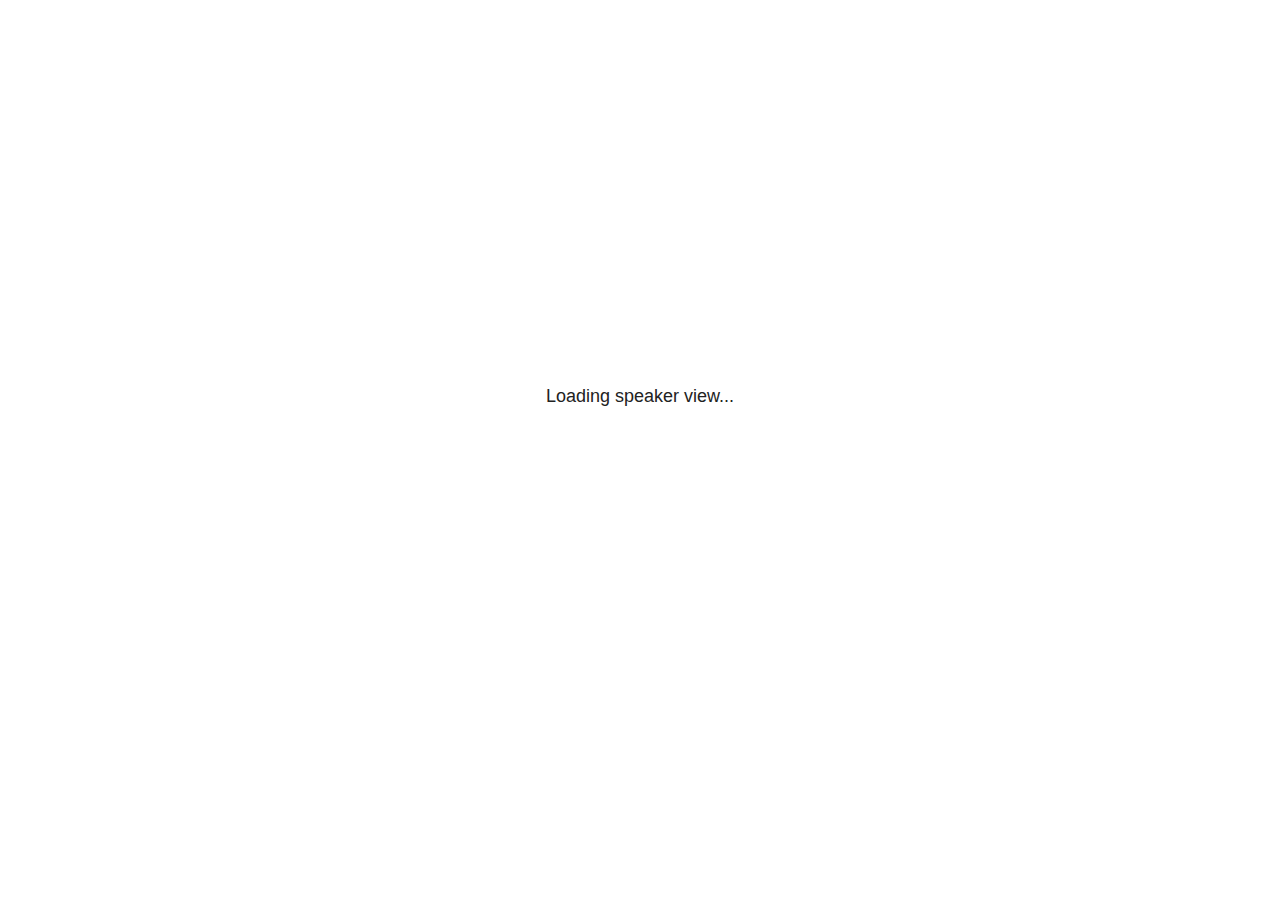
<file: docs/divvy/divvy_presentation_sampleslides_files/libs/revealjs/plugin/notes/speaker-view.html>
<!--
	NOTE: You need to build the notes plugin after making changes to this file.
-->
<html lang="en">
	<head>
		<meta charset="utf-8">

		<title>reveal.js - Speaker View</title>

		<style>
			body {
				font-family: Helvetica;
				font-size: 18px;
			}

			#current-slide,
			#upcoming-slide,
			#speaker-controls {
				padding: 6px;
				box-sizing: border-box;
				-moz-box-sizing: border-box;
			}

			#current-slide iframe,
			#upcoming-slide iframe {
				width: 100%;
				height: 100%;
				border: 1px solid #ddd;
			}

			#current-slide .label,
			#upcoming-slide .label {
				position: absolute;
				top: 10px;
				left: 10px;
				z-index: 2;
			}

			#connection-status {
				position: absolute;
				top: 0;
				left: 0;
				width: 100%;
				height: 100%;
				z-index: 20;
				padding: 30% 20% 20% 20%;
				font-size: 18px;
				color: #222;
				background: #fff;
				text-align: center;
				box-sizing: border-box;
				line-height: 1.4;
			}

			.overlay-element {
				height: 34px;
				line-height: 34px;
				padding: 0 10px;
				text-shadow: none;
				background: rgba( 220, 220, 220, 0.8 );
				color: #222;
				font-size: 14px;
			}

			.overlay-element.interactive:hover {
				background: rgba( 220, 220, 220, 1 );
			}

			#current-slide {
				position: absolute;
				width: 60%;
				height: 100%;
				top: 0;
				left: 0;
				padding-right: 0;
			}

			#upcoming-slide {
				position: absolute;
				width: 40%;
				height: 40%;
				right: 0;
				top: 0;
			}

			/* Speaker controls */
			#speaker-controls {
				position: absolute;
				top: 40%;
				right: 0;
				width: 40%;
				height: 60%;
				overflow: auto;
				font-size: 18px;
			}

				.speaker-controls-time.hidden,
				.speaker-controls-notes.hidden {
					display: none;
				}

				.speaker-controls-time .label,
				.speaker-controls-pace .label,
				.speaker-controls-notes .label {
					text-transform: uppercase;
					font-weight: normal;
					font-size: 0.66em;
					color: #666;
					margin: 0;
				}

				.speaker-controls-time, .speaker-controls-pace {
					border-bottom: 1px solid rgba( 200, 200, 200, 0.5 );
					margin-bottom: 10px;
					padding: 10px 16px;
					padding-bottom: 20px;
					cursor: pointer;
				}

				.speaker-controls-time .reset-button {
					opacity: 0;
					float: right;
					color: #666;
					text-decoration: none;
				}
				.speaker-controls-time:hover .reset-button {
					opacity: 1;
				}

				.speaker-controls-time .timer,
				.speaker-controls-time .clock {
					width: 50%;
				}

				.speaker-controls-time .timer,
				.speaker-controls-time .clock,
				.speaker-controls-time .pacing .hours-value,
				.speaker-controls-time .pacing .minutes-value,
				.speaker-controls-time .pacing .seconds-value {
					font-size: 1.9em;
				}

				.speaker-controls-time .timer {
					float: left;
				}

				.speaker-controls-time .clock {
					float: right;
					text-align: right;
				}

				.speaker-controls-time span.mute {
					opacity: 0.3;
				}

				.speaker-controls-time .pacing-title {
					margin-top: 5px;
				}

				.speaker-controls-time .pacing.ahead {
					color: blue;
				}

				.speaker-controls-time .pacing.on-track {
					color: green;
				}

				.speaker-controls-time .pacing.behind {
					color: red;
				}

				.speaker-controls-notes {
					padding: 10px 16px;
				}

				.speaker-controls-notes .value {
					margin-top: 5px;
					line-height: 1.4;
					font-size: 1.2em;
				}

			/* Layout selector */
			#speaker-layout {
				position: absolute;
				top: 10px;
				right: 10px;
				color: #222;
				z-index: 10;
			}
				#speaker-layout select {
					position: absolute;
					width: 100%;
					height: 100%;
					top: 0;
					left: 0;
					border: 0;
					box-shadow: 0;
					cursor: pointer;
					opacity: 0;

					font-size: 1em;
					background-color: transparent;

					-moz-appearance: none;
					-webkit-appearance: none;
					-webkit-tap-highlight-color: rgba(0, 0, 0, 0);
				}

				#speaker-layout select:focus {
					outline: none;
					box-shadow: none;
				}

			.clear {
				clear: both;
			}

			/* Speaker layout: Wide */
			body[data-speaker-layout="wide"] #current-slide,
			body[data-speaker-layout="wide"] #upcoming-slide {
				width: 50%;
				height: 45%;
				padding: 6px;
			}

			body[data-speaker-layout="wide"] #current-slide {
				top: 0;
				left: 0;
			}

			body[data-speaker-layout="wide"] #upcoming-slide {
				top: 0;
				left: 50%;
			}

			body[data-speaker-layout="wide"] #speaker-controls {
				top: 45%;
				left: 0;
				width: 100%;
				height: 50%;
				font-size: 1.25em;
			}

			/* Speaker layout: Tall */
			body[data-speaker-layout="tall"] #current-slide,
			body[data-speaker-layout="tall"] #upcoming-slide {
				width: 45%;
				height: 50%;
				padding: 6px;
			}

			body[data-speaker-layout="tall"] #current-slide {
				top: 0;
				left: 0;
			}

			body[data-speaker-layout="tall"] #upcoming-slide {
				top: 50%;
				left: 0;
			}

			body[data-speaker-layout="tall"] #speaker-controls {
				padding-top: 40px;
				top: 0;
				left: 45%;
				width: 55%;
				height: 100%;
				font-size: 1.25em;
			}

			/* Speaker layout: Notes only */
			body[data-speaker-layout="notes-only"] #current-slide,
			body[data-speaker-layout="notes-only"] #upcoming-slide {
				display: none;
			}

			body[data-speaker-layout="notes-only"] #speaker-controls {
				padding-top: 40px;
				top: 0;
				left: 0;
				width: 100%;
				height: 100%;
				font-size: 1.25em;
			}

			@media screen and (max-width: 1080px) {
				body[data-speaker-layout="default"] #speaker-controls {
					font-size: 16px;
				}
			}

			@media screen and (max-width: 900px) {
				body[data-speaker-layout="default"] #speaker-controls {
					font-size: 14px;
				}
			}

			@media screen and (max-width: 800px) {
				body[data-speaker-layout="default"] #speaker-controls {
					font-size: 12px;
				}
			}

		</style>
	</head>

	<body>

		<div id="connection-status">Loading speaker view...</div>

		<div id="current-slide"></div>
		<div id="upcoming-slide"><span class="overlay-element label">Upcoming</span></div>
		<div id="speaker-controls">
			<div class="speaker-controls-time">
				<h4 class="label">Time <span class="reset-button">Click to Reset</span></h4>
				<div class="clock">
					<span class="clock-value">0:00 AM</span>
				</div>
				<div class="timer">
					<span class="hours-value">00</span><span class="minutes-value">:00</span><span class="seconds-value">:00</span>
				</div>
				<div class="clear"></div>

				<h4 class="label pacing-title" style="display: none">Pacing – Time to finish current slide</h4>
				<div class="pacing" style="display: none">
					<span class="hours-value">00</span><span class="minutes-value">:00</span><span class="seconds-value">:00</span>
				</div>
			</div>

			<div class="speaker-controls-notes hidden">
				<h4 class="label">Notes</h4>
				<div class="value"></div>
			</div>
		</div>
		<div id="speaker-layout" class="overlay-element interactive">
			<span class="speaker-layout-label"></span>
			<select class="speaker-layout-dropdown"></select>
		</div>

		<script>

			(function() {

				var notes,
					notesValue,
					currentState,
					currentSlide,
					upcomingSlide,
					layoutLabel,
					layoutDropdown,
					pendingCalls = {},
					lastRevealApiCallId = 0,
					connected = false,
					whitelistedWindows = [window.opener];

				var SPEAKER_LAYOUTS = {
					'default': 'Default',
					'wide': 'Wide',
					'tall': 'Tall',
					'notes-only': 'Notes only'
				};

				setupLayout();

				var connectionStatus = document.querySelector( '#connection-status' );
				var connectionTimeout = setTimeout( function() {
					connectionStatus.innerHTML = 'Error connecting to main window.<br>Please try closing and reopening the speaker view.';
				}, 5000 );
;
				window.addEventListener( 'message', function( event ) {

					// Validate the origin of this message to prevent XSS
					if( window.location.origin !== event.origin && whitelistedWindows.indexOf( event.source ) === -1 ) {
						return;
					}

					clearTimeout( connectionTimeout );
					connectionStatus.style.display = 'none';

					var data = JSON.parse( event.data );

					// The overview mode is only useful to the reveal.js instance
					// where navigation occurs so we don't sync it
					if( data.state ) delete data.state.overview;

					// Messages sent by the notes plugin inside of the main window
					if( data && data.namespace === 'reveal-notes' ) {
						if( data.type === 'connect' ) {
							handleConnectMessage( data );
						}
						else if( data.type === 'state' ) {
							handleStateMessage( data );
						}
						else if( data.type === 'return' ) {
							pendingCalls[data.callId](data.result);
							delete pendingCalls[data.callId];
						}
					}
					// Messages sent by the reveal.js inside of the current slide preview
					else if( data && data.namespace === 'reveal' ) {
						if( /ready/.test( data.eventName ) ) {
							// Send a message back to notify that the handshake is complete
							window.opener.postMessage( JSON.stringify({ namespace: 'reveal-notes', type: 'connected'} ), '*' );
						}
						else if( /slidechanged|fragmentshown|fragmenthidden|paused|resumed/.test( data.eventName ) && currentState !== JSON.stringify( data.state ) ) {

							dispatchStateToMainWindow( data.state );

						}
					}

				} );

				/**
				 * Updates the presentation in the main window to match the state
				 * of the presentation in the notes window.
				 */
				const dispatchStateToMainWindow = debounce(( state ) => {
					window.opener.postMessage( JSON.stringify({ method: 'setState', args: [ state ]} ), '*' );
				}, 500);

				/**
				 * Asynchronously calls the Reveal.js API of the main frame.
				 */
				function callRevealApi( methodName, methodArguments, callback ) {

					var callId = ++lastRevealApiCallId;
					pendingCalls[callId] = callback;
					window.opener.postMessage( JSON.stringify( {
						namespace: 'reveal-notes',
						type: 'call',
						callId: callId,
						methodName: methodName,
						arguments: methodArguments
					} ), '*' );

				}

				/**
				 * Called when the main window is trying to establish a
				 * connection.
				 */
				function handleConnectMessage( data ) {

					if( connected === false ) {
						connected = true;

						setupIframes( data );
						setupKeyboard();
						setupNotes();
						setupTimer();
						setupHeartbeat();
					}

				}

				/**
				 * Called when the main window sends an updated state.
				 */
				function handleStateMessage( data ) {

					// Store the most recently set state to avoid circular loops
					// applying the same state
					currentState = JSON.stringify( data.state );

					// No need for updating the notes in case of fragment changes
					if ( data.notes ) {
						notes.classList.remove( 'hidden' );
						notesValue.style.whiteSpace = data.whitespace;
						if( data.markdown ) {
							notesValue.innerHTML = marked( data.notes );
						}
						else {
							notesValue.innerHTML = data.notes;
						}
					}
					else {
						notes.classList.add( 'hidden' );
					}

					// Update the note slides
					currentSlide.contentWindow.postMessage( JSON.stringify({ method: 'setState', args: [ data.state ] }), '*' );
					upcomingSlide.contentWindow.postMessage( JSON.stringify({ method: 'setState', args: [ data.state ] }), '*' );
					upcomingSlide.contentWindow.postMessage( JSON.stringify({ method: 'next' }), '*' );

				}

				// Limit to max one state update per X ms
				handleStateMessage = debounce( handleStateMessage, 200 );

				/**
				 * Forward keyboard events to the current slide window.
				 * This enables keyboard events to work even if focus
				 * isn't set on the current slide iframe.
				 *
				 * Block F5 default handling, it reloads and disconnects
				 * the speaker notes window.
				 */
				function setupKeyboard() {

					document.addEventListener( 'keydown', function( event ) {
						if( event.keyCode === 116 || ( event.metaKey && event.keyCode === 82 ) ) {
							event.preventDefault();
							return false;
						}
						currentSlide.contentWindow.postMessage( JSON.stringify({ method: 'triggerKey', args: [ event.keyCode ] }), '*' );
					} );

				}

				/**
				 * Creates the preview iframes.
				 */
				function setupIframes( data ) {

					var params = [
						'receiver',
						'progress=false',
						'history=false',
						'transition=none',
						'autoSlide=0',
						'backgroundTransition=none'
					].join( '&' );

					var urlSeparator = /\?/.test(data.url) ? '&' : '?';
					var hash = '#/' + data.state.indexh + '/' + data.state.indexv;
					var currentURL = data.url + urlSeparator + params + '&postMessageEvents=true' + hash;
					var upcomingURL = data.url + urlSeparator + params + '&controls=false' + hash;

					currentSlide = document.createElement( 'iframe' );
					currentSlide.setAttribute( 'width', 1280 );
					currentSlide.setAttribute( 'height', 1024 );
					currentSlide.setAttribute( 'src', currentURL );
					document.querySelector( '#current-slide' ).appendChild( currentSlide );

					upcomingSlide = document.createElement( 'iframe' );
					upcomingSlide.setAttribute( 'width', 640 );
					upcomingSlide.setAttribute( 'height', 512 );
					upcomingSlide.setAttribute( 'src', upcomingURL );
					document.querySelector( '#upcoming-slide' ).appendChild( upcomingSlide );

					whitelistedWindows.push( currentSlide.contentWindow, upcomingSlide.contentWindow );

				}

				/**
				 * Setup the notes UI.
				 */
				function setupNotes() {

					notes = document.querySelector( '.speaker-controls-notes' );
					notesValue = document.querySelector( '.speaker-controls-notes .value' );

				}

				/**
				 * We send out a heartbeat at all times to ensure we can
				 * reconnect with the main presentation window after reloads.
				 */
				function setupHeartbeat() {

					setInterval( () => {
						window.opener.postMessage( JSON.stringify({ namespace: 'reveal-notes', type: 'heartbeat'} ), '*' );
					}, 1000 );

				}

				function getTimings( callback ) {

					callRevealApi( 'getSlidesAttributes', [], function ( slideAttributes ) {
						callRevealApi( 'getConfig', [], function ( config ) {
							var totalTime = config.totalTime;
							var minTimePerSlide = config.minimumTimePerSlide || 0;
							var defaultTiming = config.defaultTiming;
							if ((defaultTiming == null) && (totalTime == null)) {
								callback(null);
								return;
							}
							// Setting totalTime overrides defaultTiming
							if (totalTime) {
								defaultTiming = 0;
							}
							var timings = [];
							for ( var i in slideAttributes ) {
								var slide = slideAttributes[ i ];
								var timing = defaultTiming;
								if( slide.hasOwnProperty( 'data-timing' )) {
									var t = slide[ 'data-timing' ];
									timing = parseInt(t);
									if( isNaN(timing) ) {
										console.warn("Could not parse timing '" + t + "' of slide " + i + "; using default of " + defaultTiming);
										timing = defaultTiming;
									}
								}
								timings.push(timing);
							}
							if ( totalTime ) {
								// After we've allocated time to individual slides, we summarize it and
								// subtract it from the total time
								var remainingTime = totalTime - timings.reduce( function(a, b) { return a + b; }, 0 );
								// The remaining time is divided by the number of slides that have 0 seconds
								// allocated at the moment, giving the average time-per-slide on the remaining slides
								var remainingSlides = (timings.filter( function(x) { return x == 0 }) ).length
								var timePerSlide = Math.round( remainingTime / remainingSlides, 0 )
								// And now we replace every zero-value timing with that average
								timings = timings.map( function(x) { return (x==0 ? timePerSlide : x) } );
							}
							var slidesUnderMinimum = timings.filter( function(x) { return (x < minTimePerSlide) } ).length
							if ( slidesUnderMinimum ) {
								message = "The pacing time for " + slidesUnderMinimum + " slide(s) is under the configured minimum of " + minTimePerSlide + " seconds. Check the data-timing attribute on individual slides, or consider increasing the totalTime or minimumTimePerSlide configuration options (or removing some slides).";
								alert(message);
							}
							callback( timings );
						} );
					} );

				}

				/**
				 * Return the number of seconds allocated for presenting
				 * all slides up to and including this one.
				 */
				function getTimeAllocated( timings, callback ) {

					callRevealApi( 'getSlidePastCount', [], function ( currentSlide ) {
						var allocated = 0;
						for (var i in timings.slice(0, currentSlide + 1)) {
							allocated += timings[i];
						}
						callback( allocated );
					} );

				}

				/**
				 * Create the timer and clock and start updating them
				 * at an interval.
				 */
				function setupTimer() {

					var start = new Date(),
					timeEl = document.querySelector( '.speaker-controls-time' ),
					clockEl = timeEl.querySelector( '.clock-value' ),
					hoursEl = timeEl.querySelector( '.hours-value' ),
					minutesEl = timeEl.querySelector( '.minutes-value' ),
					secondsEl = timeEl.querySelector( '.seconds-value' ),
					pacingTitleEl = timeEl.querySelector( '.pacing-title' ),
					pacingEl = timeEl.querySelector( '.pacing' ),
					pacingHoursEl = pacingEl.querySelector( '.hours-value' ),
					pacingMinutesEl = pacingEl.querySelector( '.minutes-value' ),
					pacingSecondsEl = pacingEl.querySelector( '.seconds-value' );

					var timings = null;
					getTimings( function ( _timings ) {

						timings = _timings;
						if (_timings !== null) {
							pacingTitleEl.style.removeProperty('display');
							pacingEl.style.removeProperty('display');
						}

						// Update once directly
						_updateTimer();

						// Then update every second
						setInterval( _updateTimer, 1000 );

					} );


					function _resetTimer() {

						if (timings == null) {
							start = new Date();
							_updateTimer();
						}
						else {
							// Reset timer to beginning of current slide
							getTimeAllocated( timings, function ( slideEndTimingSeconds ) {
								var slideEndTiming = slideEndTimingSeconds * 1000;
								callRevealApi( 'getSlidePastCount', [], function ( currentSlide ) {
									var currentSlideTiming = timings[currentSlide] * 1000;
									var previousSlidesTiming = slideEndTiming - currentSlideTiming;
									var now = new Date();
									start = new Date(now.getTime() - previousSlidesTiming);
									_updateTimer();
								} );
							} );
						}

					}

					timeEl.addEventListener( 'click', function() {
						_resetTimer();
						return false;
					} );

					function _displayTime( hrEl, minEl, secEl, time) {

						var sign = Math.sign(time) == -1 ? "-" : "";
						time = Math.abs(Math.round(time / 1000));
						var seconds = time % 60;
						var minutes = Math.floor( time / 60 ) % 60 ;
						var hours = Math.floor( time / ( 60 * 60 )) ;
						hrEl.innerHTML = sign + zeroPadInteger( hours );
						if (hours == 0) {
							hrEl.classList.add( 'mute' );
						}
						else {
							hrEl.classList.remove( 'mute' );
						}
						minEl.innerHTML = ':' + zeroPadInteger( minutes );
						if (hours == 0 && minutes == 0) {
							minEl.classList.add( 'mute' );
						}
						else {
							minEl.classList.remove( 'mute' );
						}
						secEl.innerHTML = ':' + zeroPadInteger( seconds );
					}

					function _updateTimer() {

						var diff, hours, minutes, seconds,
						now = new Date();

						diff = now.getTime() - start.getTime();

						clockEl.innerHTML = now.toLocaleTimeString( 'en-US', { hour12: true, hour: '2-digit', minute:'2-digit' } );
						_displayTime( hoursEl, minutesEl, secondsEl, diff );
						if (timings !== null) {
							_updatePacing(diff);
						}

					}

					function _updatePacing(diff) {

						getTimeAllocated( timings, function ( slideEndTimingSeconds ) {
							var slideEndTiming = slideEndTimingSeconds * 1000;

							callRevealApi( 'getSlidePastCount', [], function ( currentSlide ) {
								var currentSlideTiming = timings[currentSlide] * 1000;
								var timeLeftCurrentSlide = slideEndTiming - diff;
								if (timeLeftCurrentSlide < 0) {
									pacingEl.className = 'pacing behind';
								}
								else if (timeLeftCurrentSlide < currentSlideTiming) {
									pacingEl.className = 'pacing on-track';
								}
								else {
									pacingEl.className = 'pacing ahead';
								}
								_displayTime( pacingHoursEl, pacingMinutesEl, pacingSecondsEl, timeLeftCurrentSlide );
							} );
						} );
					}

				}

				/**
				 * Sets up the speaker view layout and layout selector.
				 */
				function setupLayout() {

					layoutDropdown = document.querySelector( '.speaker-layout-dropdown' );
					layoutLabel = document.querySelector( '.speaker-layout-label' );

					// Render the list of available layouts
					for( var id in SPEAKER_LAYOUTS ) {
						var option = document.createElement( 'option' );
						option.setAttribute( 'value', id );
						option.textContent = SPEAKER_LAYOUTS[ id ];
						layoutDropdown.appendChild( option );
					}

					// Monitor the dropdown for changes
					layoutDropdown.addEventListener( 'change', function( event ) {

						setLayout( layoutDropdown.value );

					}, false );

					// Restore any currently persisted layout
					setLayout( getLayout() );

				}

				/**
				 * Sets a new speaker view layout. The layout is persisted
				 * in local storage.
				 */
				function setLayout( value ) {

					var title = SPEAKER_LAYOUTS[ value ];

					layoutLabel.innerHTML = 'Layout' + ( title ? ( ': ' + title ) : '' );
					layoutDropdown.value = value;

					document.body.setAttribute( 'data-speaker-layout', value );

					// Persist locally
					if( supportsLocalStorage() ) {
						window.localStorage.setItem( 'reveal-speaker-layout', value );
					}

				}

				/**
				 * Returns the ID of the most recently set speaker layout
				 * or our default layout if none has been set.
				 */
				function getLayout() {

					if( supportsLocalStorage() ) {
						var layout = window.localStorage.getItem( 'reveal-speaker-layout' );
						if( layout ) {
							return layout;
						}
					}

					// Default to the first record in the layouts hash
					for( var id in SPEAKER_LAYOUTS ) {
						return id;
					}

				}

				function supportsLocalStorage() {

					try {
						localStorage.setItem('test', 'test');
						localStorage.removeItem('test');
						return true;
					}
					catch( e ) {
						return false;
					}

				}

				function zeroPadInteger( num ) {

					var str = '00' + parseInt( num );
					return str.substring( str.length - 2 );

				}

				/**
				 * Limits the frequency at which a function can be called.
				 */
				function debounce( fn, ms ) {

					var lastTime = 0,
						timeout;

					return function() {

						var args = arguments;
						var context = this;

						clearTimeout( timeout );

						var timeSinceLastCall = Date.now() - lastTime;
						if( timeSinceLastCall > ms ) {
							fn.apply( context, args );
							lastTime = Date.now();
						}
						else {
							timeout = setTimeout( function() {
								fn.apply( context, args );
								lastTime = Date.now();
							}, ms - timeSinceLastCall );
						}

					}

				}

			})();

		</script>
	</body>
</html>
</file>
<file: GEO346_2023_FallQuarter/Exercise_01/exercise01_files/libs/quarto-html/tippy.css>
.tippy-box[data-animation=fade][data-state=hidden]{opacity:0}[data-tippy-root]{max-width:calc(100vw - 10px)}.tippy-box{position:relative;background-color:#333;color:#fff;border-radius:4px;font-size:14px;line-height:1.4;white-space:normal;outline:0;transition-property:transform,visibility,opacity}.tippy-box[data-placement^=top]>.tippy-arrow{bottom:0}.tippy-box[data-placement^=top]>.tippy-arrow:before{bottom:-7px;left:0;border-width:8px 8px 0;border-top-color:initial;transform-origin:center top}.tippy-box[data-placement^=bottom]>.tippy-arrow{top:0}.tippy-box[data-placement^=bottom]>.tippy-arrow:before{top:-7px;left:0;border-width:0 8px 8px;border-bottom-color:initial;transform-origin:center bottom}.tippy-box[data-placement^=left]>.tippy-arrow{right:0}.tippy-box[data-placement^=left]>.tippy-arrow:before{border-width:8px 0 8px 8px;border-left-color:initial;right:-7px;transform-origin:center left}.tippy-box[data-placement^=right]>.tippy-arrow{left:0}.tippy-box[data-placement^=right]>.tippy-arrow:before{left:-7px;border-width:8px 8px 8px 0;border-right-color:initial;transform-origin:center right}.tippy-box[data-inertia][data-state=visible]{transition-timing-function:cubic-bezier(.54,1.5,.38,1.11)}.tippy-arrow{width:16px;height:16px;color:#333}.tippy-arrow:before{content:"";position:absolute;border-color:transparent;border-style:solid}.tippy-content{position:relative;padding:5px 9px;z-index:1}
</file>
<file: GEO346_2023_FallQuarter/Exercise_01/exercise01_files/libs/quarto-html/quarto-syntax-highlighting.css>
/* quarto syntax highlight colors */
:root {
  --quarto-hl-ot-color: #003B4F;
  --quarto-hl-at-color: #657422;
  --quarto-hl-ss-color: #20794D;
  --quarto-hl-an-color: #5E5E5E;
  --quarto-hl-fu-color: #4758AB;
  --quarto-hl-st-color: #20794D;
  --quarto-hl-cf-color: #003B4F;
  --quarto-hl-op-color: #5E5E5E;
  --quarto-hl-er-color: #AD0000;
  --quarto-hl-bn-color: #AD0000;
  --quarto-hl-al-color: #AD0000;
  --quarto-hl-va-color: #111111;
  --quarto-hl-bu-color: inherit;
  --quarto-hl-ex-color: inherit;
  --quarto-hl-pp-color: #AD0000;
  --quarto-hl-in-color: #5E5E5E;
  --quarto-hl-vs-color: #20794D;
  --quarto-hl-wa-color: #5E5E5E;
  --quarto-hl-do-color: #5E5E5E;
  --quarto-hl-im-color: #00769E;
  --quarto-hl-ch-color: #20794D;
  --quarto-hl-dt-color: #AD0000;
  --quarto-hl-fl-color: #AD0000;
  --quarto-hl-co-color: #5E5E5E;
  --quarto-hl-cv-color: #5E5E5E;
  --quarto-hl-cn-color: #8f5902;
  --quarto-hl-sc-color: #5E5E5E;
  --quarto-hl-dv-color: #AD0000;
  --quarto-hl-kw-color: #003B4F;
}

/* other quarto variables */
:root {
  --quarto-font-monospace: SFMono-Regular, Menlo, Monaco, Consolas, "Liberation Mono", "Courier New", monospace;
}

pre > code.sourceCode > span {
  color: #003B4F;
}

code span {
  color: #003B4F;
}

code.sourceCode > span {
  color: #003B4F;
}

div.sourceCode,
div.sourceCode pre.sourceCode {
  color: #003B4F;
}

code span.ot {
  color: #003B4F;
  font-style: inherit;
}

code span.at {
  color: #657422;
  font-style: inherit;
}

code span.ss {
  color: #20794D;
  font-style: inherit;
}

code span.an {
  color: #5E5E5E;
  font-style: inherit;
}

code span.fu {
  color: #4758AB;
  font-style: inherit;
}

code span.st {
  color: #20794D;
  font-style: inherit;
}

code span.cf {
  color: #003B4F;
  font-style: inherit;
}

code span.op {
  color: #5E5E5E;
  font-style: inherit;
}

code span.er {
  color: #AD0000;
  font-style: inherit;
}

code span.bn {
  color: #AD0000;
  font-style: inherit;
}

code span.al {
  color: #AD0000;
  font-style: inherit;
}

code span.va {
  color: #111111;
  font-style: inherit;
}

code span.bu {
  font-style: inherit;
}

code span.ex {
  font-style: inherit;
}

code span.pp {
  color: #AD0000;
  font-style: inherit;
}

code span.in {
  color: #5E5E5E;
  font-style: inherit;
}

code span.vs {
  color: #20794D;
  font-style: inherit;
}

code span.wa {
  color: #5E5E5E;
  font-style: italic;
}

code span.do {
  color: #5E5E5E;
  font-style: italic;
}

code span.im {
  color: #00769E;
  font-style: inherit;
}

code span.ch {
  color: #20794D;
  font-style: inherit;
}

code span.dt {
  color: #AD0000;
  font-style: inherit;
}

code span.fl {
  color: #AD0000;
  font-style: inherit;
}

code span.co {
  color: #5E5E5E;
  font-style: inherit;
}

code span.cv {
  color: #5E5E5E;
  font-style: italic;
}

code span.cn {
  color: #8f5902;
  font-style: inherit;
}

code span.sc {
  color: #5E5E5E;
  font-style: inherit;
}

code span.dv {
  color: #AD0000;
  font-style: inherit;
}

code span.kw {
  color: #003B4F;
  font-style: inherit;
}

.prevent-inlining {
  content: "</";
}

/*# sourceMappingURL=debc5d5d77c3f9108843748ff7464032.css.map */
</file>
